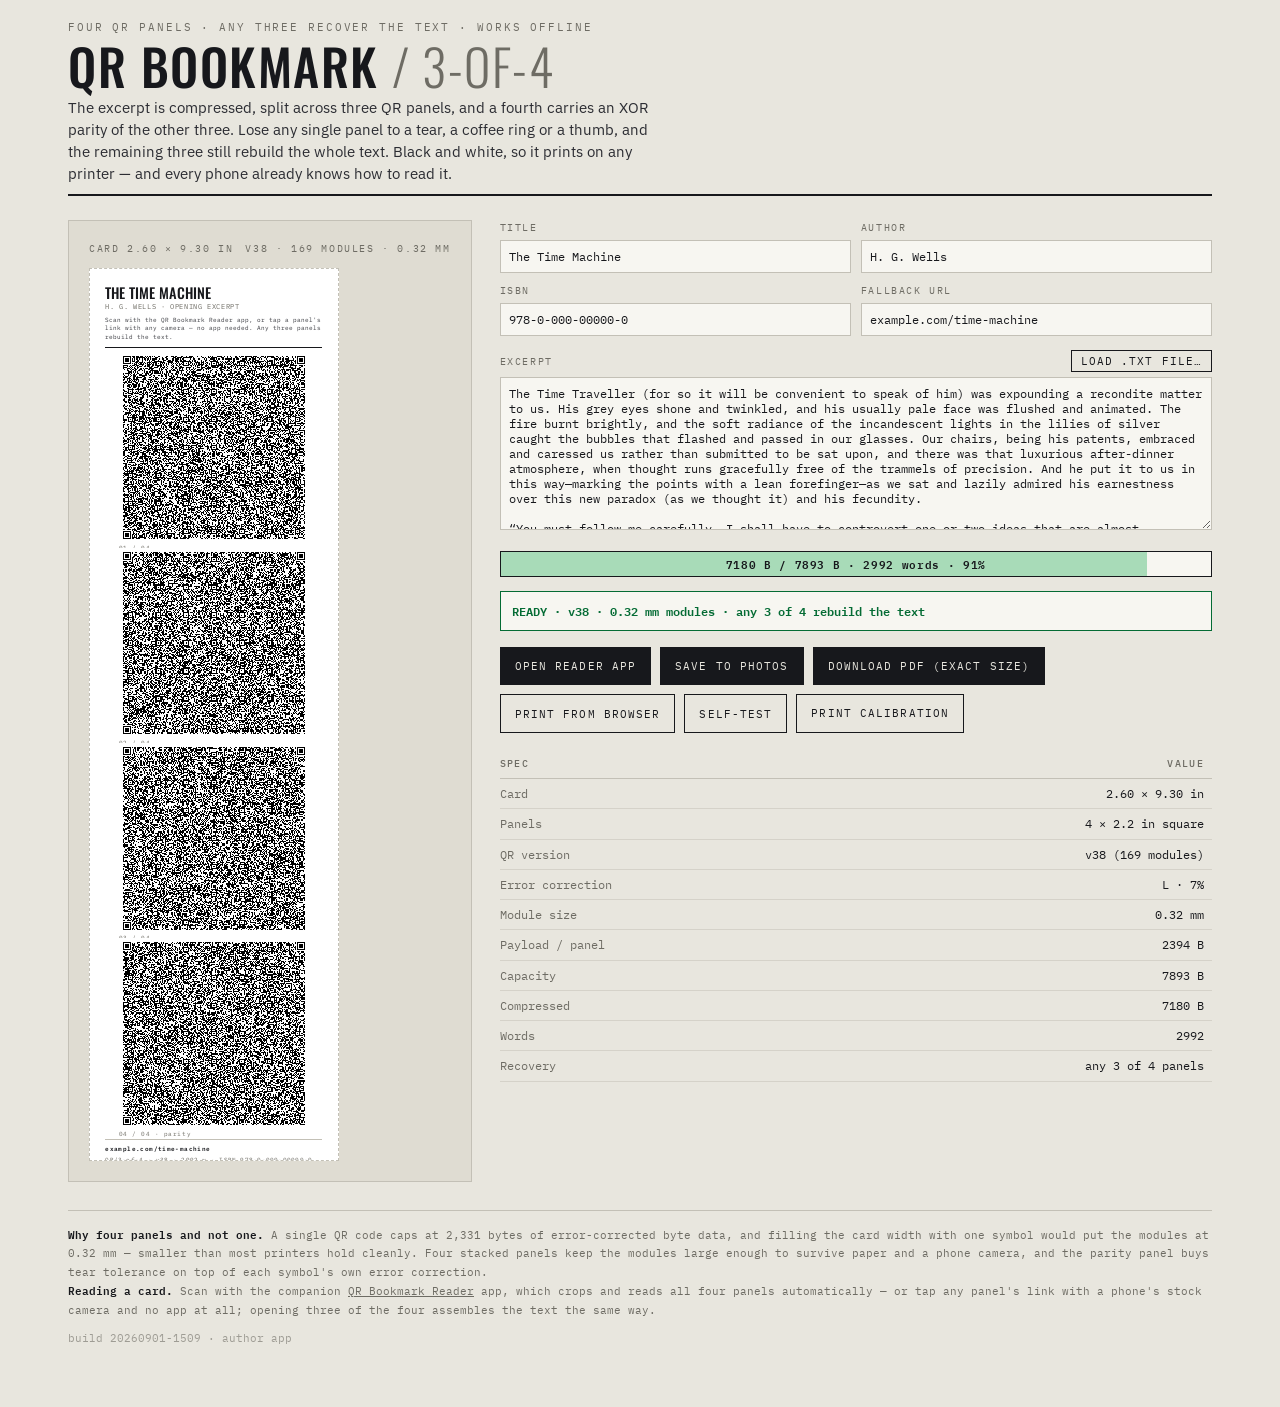
<file: qrbookmark/index.html>
<!DOCTYPE html>
<html lang="en"><head><meta http-equiv="Content-Type" content="text/html; charset=UTF-8">

<meta name="viewport" content="width=device-width, initial-scale=1, viewport-fit=cover">
<title>QR Bookmark — create a card</title>
<meta name="description" content="Encode a text excerpt into four QR panels on a printable bookmark. Any three recover the whole text. Works offline.">
<meta name="theme-color" content="#E8E6DE">
<link rel="manifest" href="./manifest.webmanifest">
<link rel="icon" href="./icon-192.png" sizes="192x192" type="image/png">
<link rel="apple-touch-icon" href="./apple-touch-icon.png">
<meta name="mobile-web-app-capable" content="yes">
<meta name="apple-mobile-web-app-capable" content="yes">
<meta name="apple-mobile-web-app-title" content="QR Bookmark">
<link rel="stylesheet" href="./fonts.css">
<style>
:root{--stock:#E8E6DE;--stock2:#DFDCD2;--ink:#17181C;--hair:#C3C0B6;--slug:#6E6C64;
 --ok:#046b34;--bad:#a3120f;--cy:#00c2e0;
 /* Light tints for the gauge fill specifically — the dark --ok/--bad above
    stay as-is for status-box text/borders on a light background, where they
    read fine, but as a FILL color behind dark text (.gauge span sits on top
    of it) they were too dark for the text to stay legible. */
 --ok-light:#a8dbb8;--bad-light:#f0b3ab}
*{box-sizing:border-box}
body{margin:0;background:var(--stock);color:var(--ink);
 font-family:"IBM Plex Sans",system-ui,sans-serif;font-size:15px;line-height:1.5;
 -webkit-font-smoothing:antialiased;-webkit-text-size-adjust:100%}
.sheet{max-width:1180px;margin:0 auto;padding:20px 18px 60px}
header{border-bottom:2px solid var(--ink);padding-bottom:10px}
.eyebrow{font-family:"IBM Plex Mono",monospace;font-size:10.5px;letter-spacing:.18em;
 text-transform:uppercase;color:var(--slug)}
h1{font-family:"Oswald",sans-serif;font-weight:500;letter-spacing:.03em;text-transform:uppercase;
 font-size:clamp(28px,7vw,50px);line-height:.95;margin:6px 0 2px}
h1 span{font-weight:300;color:var(--slug)}
.dek{max-width:66ch;margin:8px 0 0;font-size:14.5px;color:#2c2d33}
.wrap{display:grid;grid-template-columns:auto 1fr;gap:28px;margin-top:24px;align-items:start}
@media(max-width:900px){.wrap{grid-template-columns:1fr}}
.stage{background:var(--stock2);padding:20px;border:1px solid var(--hair);overflow:auto}
.stagecap{font-family:"IBM Plex Mono",monospace;font-size:10px;letter-spacing:.16em;
 text-transform:uppercase;color:var(--slug);margin-bottom:12px;display:flex;
 justify-content:space-between;gap:12px}
.bookmark{width:2.60in;height:9.30in;overflow:hidden;background:#fff;border:1px dashed var(--hair);padding:.16in;
 display:flex;flex-direction:column;gap:.05in}
.bm-head{border-bottom:1.5px solid var(--ink);padding-bottom:.05in}
.bm-title{font-family:"Oswald",sans-serif;font-weight:500;text-transform:uppercase;
 font-size:.15in;line-height:1.05;margin:0}
.bm-by{font-family:"IBM Plex Mono",monospace;font-size:.072in;letter-spacing:.09em;
 text-transform:uppercase;color:var(--slug);margin-top:.02in}
.bm-inst{font-family:"IBM Plex Mono",monospace;font-size:.062in;line-height:1.45;
 color:#3a3b40;margin:.04in 0 0}
.pan{position:relative;align-self:center;width:1.985in;height:1.985in;background:#fff}
.pan canvas{display:block;width:100%;height:100%;image-rendering:pixelated}
.pan .tag{position:absolute;left:0;bottom:-.10in;font-family:"IBM Plex Mono",monospace;
 font-size:.062in;letter-spacing:.09em;color:var(--slug)}
.bm-foot{border-top:1px solid var(--hair);padding-top:.05in;margin-top:.06in;
 font-family:"IBM Plex Mono",monospace;font-size:.058in;letter-spacing:.04em;color:var(--slug)}
.bm-foot b{display:block;color:var(--ink);font-weight:600;font-size:.066in;
 letter-spacing:.06em;margin-bottom:.015in}
label{display:block;font-family:"IBM Plex Mono",monospace;font-size:10px;letter-spacing:.16em;
 text-transform:uppercase;color:var(--slug);margin-bottom:5px}
textarea,input,select{width:100%;font-family:"IBM Plex Mono",monospace;font-size:12px;
 background:#f7f6f1;border:1px solid var(--hair);padding:8px;color:var(--ink)}
textarea{resize:vertical}
textarea:focus,input:focus,select:focus,button:focus-visible{outline:2px solid var(--cy);outline-offset:1px}
.metagrid{display:grid;grid-template-columns:1fr 1fr;gap:10px;margin-bottom:14px}
@media(max-width:520px){.metagrid{grid-template-columns:1fr}}
.gauge{margin-top:14px;position:relative;height:26px;border:1px solid var(--ink);
 background:#f7f6f1;overflow:hidden}
.gauge i{display:block;height:100%;transition:width .2s}
.gauge span{position:absolute;inset:0;display:flex;align-items:center;justify-content:center;
 font-family:"IBM Plex Mono",monospace;font-size:11px;letter-spacing:.06em;font-weight:600}
.status{margin-top:14px;border:1px solid var(--hair);background:#f7f6f1;padding:10px 11px;
 font-family:"IBM Plex Mono",monospace;font-size:12px;font-weight:600}
.status.pass{border-color:var(--ok);color:var(--ok)}
.status.failed{border-color:var(--bad);color:var(--bad)}
.btnrow{display:flex;gap:9px;margin-top:16px;flex-wrap:wrap}
.btn{font-family:"IBM Plex Mono",monospace;font-size:11px;letter-spacing:.1em;
 text-transform:uppercase;padding:10px 14px;background:var(--ink);color:var(--stock);
 border:1px solid var(--ink);cursor:pointer}
.btn.ghost{background:transparent;color:var(--ink)}
.btn:disabled{opacity:.35}
table{width:100%;border-collapse:collapse;font-family:"IBM Plex Mono",monospace;
 font-size:11.5px;margin-top:24px}
th{text-align:left;font-weight:500;letter-spacing:.14em;font-size:9.5px;text-transform:uppercase;
 color:var(--slug);padding:0 8px 7px 0;border-bottom:1px solid var(--hair)}
td{padding:6px 8px 6px 0;border-bottom:1px solid rgba(195,192,182,.5)}
td:first-child{color:var(--slug)}
td.num{text-align:right;font-variant-numeric:tabular-nums}
footer{margin-top:28px;padding-top:14px;border-top:1px solid var(--hair);
 font-family:"IBM Plex Mono",monospace;font-size:10.5px;color:var(--slug);line-height:1.75}
footer b{color:var(--ink)}

/* ---------- save ---------- */
#save{position:fixed;inset:0;z-index:70;background:rgba(20,20,15,.96);display:none;
 flex-direction:column;padding:calc(12px + env(safe-area-inset-top)) 12px
 calc(12px + env(safe-area-inset-bottom))}
#save.on{display:flex}
#saveimg{flex:1 1 auto;min-height:0;object-fit:contain;background:#fff;align-self:center;
 max-width:100%;border:1px solid #4a4a3c}
#savehint{font-family:"IBM Plex Mono",monospace;font-size:11.5px;line-height:1.55;
 color:#d8d6c6;padding:10px 2px;text-align:center}
#savehint em{color:#ffd479;font-style:normal}
#savefoot{display:flex;gap:8px;justify-content:center;flex-wrap:wrap}
#savefoot .btn{background:#E8E6DE;color:#17181C;border-color:#E8E6DE}
#savefoot .btn.ghost{background:transparent;color:#E8E6DE;border-color:#5a5a4c}

@media print{
 body{background:#fff}.sheet{padding:0;max-width:none}
 header,.side,.stagecap,footer,table,#save{display:none!important}
 .stage{background:none;border:0;padding:0}
 .bookmark{border:1px dashed #999;margin:.3in;page-break-inside:avoid}
 @page{size:letter portrait;margin:.3in}}
</style>
</head>
<body>
<div class="sheet">
 <header>
  <div class="eyebrow">Four QR panels · any three recover the text · works offline</div>
  <h1>QR Bookmark <span>/ 3-of-4</span></h1>
  <p class="dek">The excerpt is compressed, split across three QR panels, and a fourth carries
   an XOR parity of the other three. Lose any single panel to a tear, a coffee ring or a
   thumb, and the remaining three still rebuild the whole text. Black and white, so it prints
   on any printer — and every phone already knows how to read it.</p>
 </header>

 <div class="wrap">
  <div class="stage">
   <div class="stagecap"><span id="cap1">Card 2.60 × 9.30 in</span><span id="cap2">v15 · 77 modules · 0.66 mm</span></div>
   <div class="bookmark" id="mark">
    <div class="bm-head">
     <h2 class="bm-title" id="btitle">The Time Machine</h2>
     <div class="bm-by" id="bby">H. G. Wells · opening excerpt</div>
     <p class="bm-inst">Scan with the QR Bookmark Reader app, or tap a panel's link
      with any camera — no app needed. Any three panels rebuild the text.</p>
    </div>
    <div class="pan" id="p0"><canvas width="255" height="255"></canvas><span class="tag">01 / 04</span></div>
    <div class="pan" id="p1"><canvas width="255" height="255"></canvas><span class="tag">02 / 04</span></div>
    <div class="pan" id="p2"><canvas width="255" height="255"></canvas><span class="tag">03 / 04</span></div>
    <div class="pan" id="p3"><canvas width="255" height="255"></canvas><span class="tag">04 / 04 · parity</span></div>
    <div class="bm-foot"><b id="furl">example.com/time-machine</b><span id="fmeta">QB/3-of-4 · v15 · 342 w · ISBN 978-0-000-00000-0</span></div>
   </div>
  </div>

  <div class="side">
   <div class="metagrid">
    <div><label for="mt">Title</label><input id="mt" type="text"></div>
    <div><label for="ma">Author</label><input id="ma" type="text"></div>
    <div><label for="mi">ISBN</label><input id="mi" type="text"></div>
    <div><label for="mu">Fallback URL</label><input id="mu" type="text"></div>
   </div>
   <div style="display:flex;align-items:baseline;justify-content:space-between;gap:8px">
    <label for="txt" style="margin-bottom:0">Excerpt</label>
    <button class="btn ghost" id="loadtxtbtn" type="button"
     style="padding:3px 9px;margin-bottom:5px">Load .txt file…</button>
   </div>
   <input type="file" id="txtfile" accept=".txt,text/plain" style="display:none">
   <textarea id="txt" rows="9"></textarea>
   <div class="gauge" id="gauge"><i style="width: 16.1216%; background: var(--ok-light);"></i><span>1124 B / 6972 B · 342 words · 16%</span></div>
   <div class="status pass" id="stat">READY · 4 panels · 375 B each · any 3 rebuild the text</div>

   <div class="btnrow">
    <a class="btn" href="../qrreader/" target="_blank" rel="noopener"
     style="text-decoration:none">Open reader app</a>
    <button class="btn" id="savebtn">Save to Photos</button>
    <button class="btn" id="pdfbtn">Download PDF (exact size)</button>
    <button class="btn ghost" id="printbtn">Print from browser</button>
    <button class="btn ghost" id="selftest">Self-test</button>
    <a class="btn ghost" href="./calibrate.html" style="text-decoration:none">Print calibration</a>
   </div>

   <table><thead><tr><th>Spec</th><th style="text-align:right">Value</th></tr></thead>
    <tbody id="spec"><tr><td>Card</td><td class="num">2.60 × 9.30 in</td></tr><tr><td>Panels</td><td class="num">4 × 2.2 in square</td></tr><tr><td>QR version</td><td class="num">v15 (77 modules)</td></tr><tr><td>Error correction</td><td class="num">L · 7%</td></tr><tr><td>Module size</td><td class="num">0.66 mm</td></tr><tr><td>Payload / panel</td><td class="num">375 B</td></tr><tr><td>Capacity</td><td class="num">6972 B</td></tr><tr><td>Compressed</td><td class="num">1124 B</td></tr><tr><td>Words</td><td class="num">342</td></tr><tr><td>Recovery</td><td class="num">any 3 of 4 panels</td></tr></tbody></table>
  </div>
 </div>

 <footer>
  <b>Why four panels and not one.</b> A single QR code caps at 2,331 bytes of error-corrected
  byte data, and filling the card width with one symbol would put the modules at 0.32 mm —
  smaller than most printers hold cleanly. Four stacked panels keep the modules large enough
  to survive paper and a phone camera, and the parity panel buys tear tolerance on top of
  each symbol's own error correction.<br>
  <b>Reading a card.</b> Scan with the companion <a href="../qrreader/"
  target="_blank" rel="noopener" style="color:inherit">QR Bookmark Reader</a> app, which crops and
  reads all four panels automatically — or tap any panel's link with a phone's stock camera and no
  app at all; opening three of the four assembles the text the same way.
 </footer>
</div>

<div id="save">
 <img id="saveimg" alt="Bookmark ready to save">
 <div id="savehint"></div>
 <div id="savefoot">
   <button class="btn" id="savedl">Download PNG</button>
   <button class="btn ghost" id="saveclose">Close</button>
 </div>
</div>

<script src="./qrcode.js"></script>
<script src="./jsqr.js"></script>
<script src="./zxing.js"></script>
<script src="./codec.js"></script>
<script>
"use strict";
const QRC=window.QRCodeLib;
// codec.js defaults PANEL_URL to this page's own location; panels need to
// open the reader app instead, since that's what actually decodes them. The
// reader is served as a sibling folder, so resolve it against wherever this
// page is hosted rather than hardcoding a domain.
PANEL_URL=new URL('../qrreader/',location.href).href+'#';

/* ---------- capacity: measured against the real encoder, not a table ----------
   Panels used to be pure byte mode, so comparing a payload's character count
   against a fixed per-version byte-capacity table was exact. Now that wrap()
   mixes byte mode (the URL prefix) with alphanumeric mode (the base32 shard
   after it — see wrap()'s comment), the two runs cost different bits per
   character, so a lookup table can no longer say what fits. Ask the encoder
   itself instead, at whatever version is in question, and trust that. Also
   switched ECC level M (15%) -> L (7%): less resilience to in-panel print
   damage, but real capacity headroom, which is the point of this pass. */
const MAXVER=40, ECC='L', PANEL_IN=2.20;
function fitsAt(payload,version,level){
  try{ QRC.create(payload,{version,errorCorrectionLevel:level}); return true; }
  catch(e){ return false; }
}
function maxShardAtVersion(version){
  let lo=0,hi=4000;
  while(lo<hi){
    const mid=(lo+hi+1)>>1;
    // worst-case idx/total/cardId digit widths, so the measured max never overshoots
    if(fitsAt(wrap(3,new Uint8Array(mid),mid,999999,0xffffffff),version,ECC)) lo=mid; else hi=mid-1;
  }
  return lo;
}
const MAXSHARD=maxShardAtVersion(MAXVER);
const BUDGET=MAXSHARD*3;    // usable payload across three shards
// Smallest version that fits `payload` at the current ECC level — binary
// search against the real encoder rather than a table, for the same reason.
function pickVersion(payload){
  if(!fitsAt(payload,MAXVER,ECC)) return null;
  let lo=1,hi=MAXVER;
  while(lo<hi){ const mid=(lo+hi)>>1; if(fitsAt(payload,mid,ECC)) hi=mid; else lo=mid+1; }
  return lo;
}

function drawMatrix(cv,m,cell){
  const n=m.size, q=4, px=(n+q*2)*cell;
  cv.width=px; cv.height=px;
  const g=cv.getContext('2d');
  g.fillStyle='#fff'; g.fillRect(0,0,px,px);
  g.fillStyle='#000';
  for(let r=0;r<n;r++)for(let c=0;c<n;c++)
    if(m.data[r*n+c]) g.fillRect((c+q)*cell,(r+q)*cell,cell,cell);
}

let MATS=[null,null,null,null], VER=0, PER=0, TOTAL=0;

function container(){
  return JSON.stringify({v:1,t:$('mt').value,a:$('ma').value,i:$('mi').value,
                         u:$('mu').value,x:$('txt').value});
}

async function build(){
  const comp=await deflate(container());
  TOTAL=comp.length;
  const words=$('txt').value.trim().split(/\s+/).filter(Boolean).length;
  const frac=comp.length/BUDGET;
  const bar=$('gauge').querySelector('i');
  bar.style.width=Math.min(100,frac*100)+'%';
  // Red only for what's actually over capacity — matches the comp.length>BUDGET
  // check below exactly, rather than a cautionary "getting close" guess.
  bar.style.background= frac>1?'var(--bad-light)':'var(--ok-light)';
  $('gauge').querySelector('span').textContent=
    `${comp.length} B / ${BUDGET} B · ${words} words · ${(frac*100).toFixed(0)}%`;
  $('btitle').textContent=$('mt').value||'—';
  $('bby').textContent=($('ma').value||'')+' · opening excerpt';
  $('furl').textContent=$('mu').value||'—';

  if(comp.length>BUDGET){
    $('stat').className='status failed';
    $('stat').textContent='OVER CAPACITY — TRIM THE EXCERPT';
    return;
  }
  const {shards,per}=shardify(comp), cardId=crc32(comp); PER=per;
  const payloads=[0,1,2,3].map(i=>wrap(i,shards[i],per,TOTAL,cardId));
  // One version for all four so they print identically. Pick it from
  // whichever payload is longest — pickVersion asks the real encoder rather
  // than a table, since byte mode (URL prefix) and alphanumeric mode (the
  // base32 shard after it) cost different bits per character.
  const longestPayload=payloads.reduce((a,b)=>b.length>a.length?b:a);
  const ver=pickVersion(longestPayload);
  if(ver===null){
    $('stat').className='status failed';
    $('stat').textContent='OVER CAPACITY — TRIM THE EXCERPT'; return;
  }
  VER=ver;
  try{
    for(let i=0;i<4;i++){
      // pass the string, so the symbol carries readable text a phone camera
      // will actually surface instead of an opaque binary blob
      const qr=QRC.create(payloads[i],{version:ver,errorCorrectionLevel:ECC});
      MATS[i]=qr.modules;
      drawMatrix($('p'+i).querySelector('canvas'), qr.modules, 3);
    }
  }catch(e){
    $('stat').className='status failed';
    $('stat').textContent='ENCODE FAILED — '+e.message; return;
  }
  const mods=MATS[0].size, mm=PANEL_IN*25.4/(mods+8);
  // There used to be a print-quality warning tier below some mm cutoff, on
  // the theory a phone camera couldn't resolve modules that small. Real
  // prints have since scanned reliably all the way down to 0.30mm — v40,
  // this scheme's absolute ceiling — so there's no size this app can
  // actually produce that's been shown to fail. The only real failure
  // states are OVER CAPACITY and ENCODE FAILED above, which stop before
  // this point and never reach here.
  $('cap2').textContent=`v${ver} · ${mods} modules · ${mm.toFixed(2)} mm`;
  $('fmeta').textContent=`QB/3-of-4 · v${ver} · ${words} w · ISBN ${$('mi').value||'—'}`;
  $('stat').style.borderColor=''; $('stat').style.color='';
  $('stat').className='status pass';
  $('stat').textContent=`READY · v${ver} · ${mm.toFixed(2)} mm modules · any 3 of 4 rebuild the text`;
  $('spec').innerHTML=[
    ['Card','2.60 × 9.30 in'],['Panels','4 × '+PANEL_IN+' in square'],
    ['QR version','v'+ver+' ('+mods+' modules)'],['Error correction','L · 7%'],
    ['Module size',mm.toFixed(2)+' mm'],
    ['Payload / panel',per+' B'],['Capacity',BUDGET+' B'],
    ['Compressed',comp.length+' B'],['Words',String(words)],
    ['Recovery','any 3 of 4 panels']
  ].map(r=>`<tr><td>${r[0]}</td><td class="num">${r[1]}</td></tr>`).join('');
}

/* ================= export the card ================= */
(function(){
  const box=$('save'), img=$('saveimg'), hint=$('savehint');
  if(!box) return;
  let url=null;
  const DPI=400, IN=v=>Math.round(v*DPI);

  function render(){
    const W=IN(2.60), H=IN(9.30), pad=IN(0.16), innerW=W-pad*2;
    const cv=document.createElement('canvas'); cv.width=W; cv.height=H;
    const g=cv.getContext('2d');
    g.fillStyle='#fff'; g.fillRect(0,0,W,H);
    let y=pad;
    g.fillStyle='#17181C';
    const ts=IN(0.13); g.font=`500 ${ts}px Oswald, sans-serif`;
    const title=($('mt').value||'Untitled').toUpperCase();
    const lines=[]; let cur='';
    for(const w of title.split(/\s+/)){const t=cur?cur+' '+w:w;
      if(g.measureText(t).width>innerW&&cur){lines.push(cur);cur=w;}else cur=t;}
    if(cur)lines.push(cur);
    for(const ln of lines.slice(0,2)){y+=ts;g.fillText(ln,pad,y);y+=IN(0.01);}
    g.fillStyle='#6E6C64'; g.font=`400 ${IN(0.06)}px "IBM Plex Mono", monospace`;
    y+=IN(0.06); g.fillText((($('ma').value||'')+' · opening excerpt').toUpperCase(),pad,y);
    y+=IN(0.045);
    g.strokeStyle='#17181C'; g.lineWidth=Math.max(1,IN(0.012));
    g.beginPath();g.moveTo(pad,y);g.lineTo(W-pad,y);g.stroke();
    y+=IN(0.04);
    g.fillStyle='#3a3b40'; g.font=`400 ${IN(0.052)}px "IBM Plex Mono", monospace`;
    for(const ln of ['Scan the panels one at a time with any QR reader.','Any three of the four rebuild the text.']){
      y+=IN(0.058); g.fillText(ln,pad,y);
    }
    y+=IN(0.04);
    const footH=IN(0.20), gap=IN(0.04);
    const avail=H-pad-footH-y-gap*3;
    const pSize=Math.min(innerW, Math.floor(avail/4)-IN(0.07));
    const px=Math.round((W-pSize)/2);
    for(let i=0;i<4;i++){
      const m=MATS[i];
      if(m){
        const q=4, n=m.size, cell=Math.max(1,Math.floor(pSize/(n+q*2)));
        const t=document.createElement('canvas'); t.width=t.height=(n+q*2)*cell;
        const tg=t.getContext('2d');
        tg.fillStyle='#fff'; tg.fillRect(0,0,t.width,t.height);
        tg.fillStyle='#000';
        for(let r=0;r<n;r++)for(let c=0;c<n;c++)
          if(m.data[r*n+c]) tg.fillRect((c+q)*cell,(r+q)*cell,cell,cell);
        g.imageSmoothingEnabled=false;
        g.drawImage(t,px,y,pSize,pSize);
      }
      y+=pSize+IN(0.016);
      g.fillStyle='#6E6C64'; g.font=`400 ${IN(0.052)}px "IBM Plex Mono", monospace`;
      g.fillText(`0${i+1} / 04${i===3?' · PARITY':''}`,px,y+IN(0.046));
      y+=IN(0.046)+gap;
    }
    const fy=H-pad-IN(0.09);
    g.strokeStyle='#C3C0B6'; g.lineWidth=1;
    g.beginPath();g.moveTo(pad,fy-IN(0.06));g.lineTo(W-pad,fy-IN(0.06));g.stroke();
    g.fillStyle='#17181C'; g.font=`600 ${IN(0.055)}px "IBM Plex Mono", monospace`;
    g.fillText(($('mu').value||'').toUpperCase(),pad,fy);
    g.fillStyle='#6E6C64'; g.font=`400 ${IN(0.048)}px "IBM Plex Mono", monospace`;
    const words=$('txt').value.trim().split(/\s+/).filter(Boolean).length;
    g.fillText(`QB/3-of-4 · v${VER} · ${words} W`,pad,fy+IN(0.058));
    return cv;
  }

  $('savebtn').addEventListener('click',async()=>{
    if(!MATS[0]){alert('Nothing encoded yet.');return;}
    box.classList.add('on'); hint.textContent='Rendering at '+DPI+' DPI…';
    img.removeAttribute('src');
    try{ if(document.fonts&&document.fonts.ready) await document.fonts.ready; }catch(e){}
    await new Promise(r=>setTimeout(r,30));
    render().toBlob(blob=>{
      if(!blob){hint.textContent='The browser refused to encode the image.';return;}
      if(url)URL.revokeObjectURL(url);
      url=URL.createObjectURL(blob); img.src=url;
      const file=new File([blob],'bookmark.png',{type:'image/png'});
      const can=navigator.canShare&&navigator.canShare({files:[file]})&&navigator.share;
      const old=$('sharebtn'); if(old)old.remove();
      if(can){
        hint.innerHTML='Tap <em>Save to Photos</em>, then choose <em>Save Image</em>.';
        const b=document.createElement('button');
        b.className='btn'; b.id='sharebtn'; b.textContent='Save to Photos';
        $('savefoot').insertBefore(b,$('savefoot').firstChild);
        b.addEventListener('click',async()=>{
          try{await navigator.share({files:[file],title:'Bookmark'});}
          catch(e){if(e.name!=='AbortError')hint.textContent='Share failed: '+e.message;}
        });
      }else{
        hint.innerHTML='<em>Press and hold</em> the image, then <em>Add to Photos</em> — or download it.';
      }
    },'image/png');
  });
  $('saveclose').addEventListener('click',()=>{box.classList.remove('on');});
  $('savedl').addEventListener('click',()=>{
    if(!url)return;
    const a=document.createElement('a'); a.href=url;
    a.download=(($('mt').value||'bookmark').replace(/[^a-z0-9]+/gi,'-').toLowerCase())+'.png';
    document.body.appendChild(a); a.click(); a.remove();
  });
})();

/* ================= exact-size bookmark PDF =================
   The CSS preview draws 2.20 in panels, which makes the card about 10.07 in
   tall and spills onto a second sheet. A PDF carries its own geometry: the
   card is placed at exactly 2.60 x 9.30 in on a Letter sheet with a cut
   outline, and the QR cells are vector rectangles so they stay razor sharp. */
function pdfEsc(t){return String(t).replace(/([\\()])/g,'\\$1');}
function bookmarkPDF(){
  const PT=72, PW=8.5*PT, PH=11*PT;
  const CW=2.60*PT, CH=9.30*PT, pad=0.16*PT, innerW=CW-pad*2;
  const ox=(PW-CW)/2, oy=(PH-CH)/2;          // card origin, PDF y is bottom-up
  const T=v=>v*PT;
  // mirror the raster export's layout so panel size matches everywhere
  let y=pad;
  y+=T(0.13)+T(0.01); y+=T(0.06); y+=T(0.045); y+=T(0.04);
  y+=T(0.058)*2; y+=T(0.04);
  const footH=T(0.20), gap=T(0.04);
  const avail=CH-pad-footH-y-gap*3;
  const pSize=Math.min(innerW, avail/4-T(0.07));
  const px=ox+(CW-pSize)/2;

  const toY=v=>oy+CH-v;                       // top-down offset -> PDF y
  let s='';
  // cut outline
  s+='0.75 0.75 0.72 RG 0.5 w\n'+
     `${ox.toFixed(2)} ${oy.toFixed(2)} ${CW.toFixed(2)} ${CH.toFixed(2)} re S\n`;
  s+='0 0 0 rg\n';
  let cy=pad;
  cy+=T(0.13);
  s+=`BT /F2 ${T(0.13).toFixed(1)} Tf 1 0 0 1 ${(ox+pad).toFixed(2)} ${toY(cy).toFixed(2)} Tm (`+
     pdfEsc(($('mt').value||'Untitled').toUpperCase())+') Tj ET\n';
  cy+=T(0.01)+T(0.06);
  s+='0.42 0.42 0.39 rg\n';
  s+=`BT /F1 ${T(0.058).toFixed(1)} Tf 1 0 0 1 ${(ox+pad).toFixed(2)} ${toY(cy).toFixed(2)} Tm (`+
     pdfEsc((($('ma').value||'')+' · opening excerpt').toUpperCase())+') Tj ET\n';
  cy+=T(0.045);
  s+=`0 0 0 RG 1 w ${(ox+pad).toFixed(2)} ${toY(cy).toFixed(2)} m ${(ox+CW-pad).toFixed(2)} ${toY(cy).toFixed(2)} l S\n`;
  cy+=T(0.04);
  s+='0.23 0.23 0.25 rg\n';
  for(const ln of ['Scan the panels with any QR reader.','Any three of the four are enough.']){
    cy+=T(0.058);
    s+=`BT /F1 ${T(0.05).toFixed(1)} Tf 1 0 0 1 ${(ox+pad).toFixed(2)} ${toY(cy).toFixed(2)} Tm (`+pdfEsc(ln)+') Tj ET\n';
  }
  cy+=T(0.04);
  s+='0 0 0 rg\n';
  for(let i=0;i<4;i++){
    const m=MATS[i]; if(!m) continue;
    const n=m.size, q=4, unit=pSize/(n+q*2);
    const top=cy, bottom=top+pSize;
    for(let r=0;r<n;r++){
      let run=0;
      for(let c=0;c<=n;c++){
        const dark=c<n && m.data[r*n+c];
        if(dark){run++;continue;}
        if(run){
          const rx=px+(c-run+q)*unit;
          const ry=toY(top+(r+q+1)*unit);
          // bleed each cell a hair: abutting fills can leave a hairline
          // seam, which reads as a white grid across the symbol
          const bl=unit*0.01;
          s+=`${(rx-bl).toFixed(3)} ${(ry-bl).toFixed(3)} ${(unit*run+bl*2).toFixed(3)} ${(unit+bl*2).toFixed(3)} re\n`;
          run=0;
        }
      }
    }
    s+='f\n';
    cy=bottom+T(0.016)+T(0.046);
    s+='0.42 0.42 0.39 rg\n';
    s+=`BT /F1 ${T(0.05).toFixed(1)} Tf 1 0 0 1 ${px.toFixed(2)} ${toY(cy).toFixed(2)} Tm (`+
       pdfEsc(`0${i+1} / 04${i===3?' · PARITY':''}`)+') Tj ET\n0 0 0 rg\n';
    cy+=gap;
  }
  const fy=CH-pad-T(0.09);
  s+=`0.78 0.78 0.75 RG 0.5 w ${(ox+pad).toFixed(2)} ${toY(fy-T(0.06)).toFixed(2)} m `+
     `${(ox+CW-pad).toFixed(2)} ${toY(fy-T(0.06)).toFixed(2)} l S\n0 0 0 rg\n`;
  s+=`BT /F2 ${T(0.055).toFixed(1)} Tf 1 0 0 1 ${(ox+pad).toFixed(2)} ${toY(fy).toFixed(2)} Tm (`+
     pdfEsc(($('mu').value||'').toUpperCase())+') Tj ET\n';
  const words=$('txt').value.trim().split(/\s+/).filter(Boolean).length;
  s+='0.42 0.42 0.39 rg\n';
  s+=`BT /F1 ${T(0.048).toFixed(1)} Tf 1 0 0 1 ${(ox+pad).toFixed(2)} ${toY(fy+T(0.058)).toFixed(2)} Tm (`+
     pdfEsc(`QB/3-of-4 · v${VER} · ${words} W · ${(pSize/PT*25.4/(MATS[0].size+8)).toFixed(3)}mm modules`)+') Tj ET\n';

  let out='%PDF-1.4\n'; const off=[0];
  const push=(id,body)=>{off[id]=out.length; out+=`${id} 0 obj\n${body}\nendobj\n`;};
  push(1,'<</Type/Catalog/Pages 2 0 R>>');
  push(2,'<</Type/Pages/Kids[3 0 R]/Count 1>>');
  push(3,`<</Type/Page/Parent 2 0 R/MediaBox[0 0 ${PW} ${PH}]/Contents 4 0 R`+
         '/Resources<</Font<</F1 5 0 R/F2 6 0 R>>>>>>');
  push(4,`<</Length ${s.length}>>\nstream\n${s}endstream`);
  push(5,'<</Type/Font/Subtype/Type1/BaseFont/Helvetica/Encoding/WinAnsiEncoding>>');
  push(6,'<</Type/Font/Subtype/Type1/BaseFont/Helvetica-Bold/Encoding/WinAnsiEncoding>>');
  const xref=out.length;
  out+='xref\n0 7\n0000000000 65535 f \n';
  for(let i=1;i<7;i++) out+=String(off[i]).padStart(10,'0')+' 00000 n \n';
  out+=`trailer\n<</Size 7/Root 1 0 R>>\nstartxref\n${xref}\n%%EOF\n`;
  return out;
}

/* ================= self-test: encode -> decode, in the browser ================= */
$('selftest').addEventListener('click',async()=>{
  const st=$('stat');
  st.className='status'; st.textContent='Self-test running…';
  try{
    const comp=await deflate(container());
    const {shards,per}=shardify(comp), cardId=crc32(comp);
    const payloads=[0,1,2,3].map(i=>wrap(i,shards[i],per,comp.length,cardId));
    // Share build()'s own version-selection logic instead of re-deriving it —
    // a duplicated, drifted copy of this is exactly what broke the self-test
    // before (it sized versions off a stale binary-header estimate).
    const ver=pickVersion(payloads.reduce((a,b)=>b.length>a.length?b:a));
    if(ver===null) throw new Error('excerpt exceeds max QR capacity even at v40');
    const got=[null,null,null,null], panelCanvases=[];
    for(let i=0;i<4;i++){
      const qr=QRC.create(payloads[i],{version:ver,errorCorrectionLevel:ECC});
      const m=qr.modules, q=4, cell=4, side=(m.size+q*2)*cell;
      const c=document.createElement('canvas'); c.width=c.height=side;
      const g=c.getContext('2d',{willReadFrequently:true});
      g.fillStyle='#fff';g.fillRect(0,0,side,side);g.fillStyle='#000';
      for(let r=0;r<m.size;r++)for(let cc=0;cc<m.size;cc++)
        if(m.data[r*m.size+cc]) g.fillRect((cc+q)*cell,(r+q)*cell,cell,cell);
      panelCanvases.push(c);
      // exercise the real scanner path (ZXing when it loaded, jsQR if it did not)
      const codes=await decodeAll(g.getImageData(0,0,side,side));
      if(!codes.length) throw new Error(`panel ${i+1} did not decode (${ZXREADY?'zxing':'jsqr'})`);
      const u=unwrap(codes[0]);
      if(!u) throw new Error('panel '+(i+1)+' header wrong');
      got[u.idx]=u.shard;
    }
    // drop each panel in turn and rebuild
    for(let drop=0;drop<4;drop++){
      const sub=got.map((s,i)=>i===drop?null:s);
      const merged=reassemble(sub,per,comp.length);
      if(!merged) throw new Error('reassembly failed without panel '+(drop+1));
      const o=JSON.parse(await inflate(merged));
      if(o.x!==$('txt').value) throw new Error('text mismatch without panel '+(drop+1));
    }
    // ZXing's reason for existing over jsQR: reading several panels in one frame
    // (see the note above decodeAll). Composite all four into one image, the way
    // a phone photo of the whole card would present them, and confirm that still
    // works — only when ZXing is actually the active engine, since jsQR cannot
    // do this by design and falling back to it there is expected, not a failure.
    let comboNote='';
    if(ZXREADY){
      const side=Math.max(...panelCanvases.map(c=>c.width)), gap=Math.round(side*0.08);
      const combo=document.createElement('canvas');
      combo.width=side*2+gap; combo.height=side*2+gap;
      const cg=combo.getContext('2d',{willReadFrequently:true});
      cg.fillStyle='#fff'; cg.fillRect(0,0,combo.width,combo.height);
      const pos=[[0,0],[side+gap,0],[0,side+gap],[side+gap,side+gap]];
      panelCanvases.forEach((c,i)=>cg.drawImage(c,pos[i][0],pos[i][1]));
      const comboCodes=await decodeAll(cg.getImageData(0,0,combo.width,combo.height));
      if(comboCodes.length<4)
        throw new Error(`multi-panel frame: zxing found only ${comboCodes.length}/4 panels at once`);
      comboNote=' · 4/4 panels read from one frame (zxing)';
    }
    st.className='status pass';
    st.textContent=`SELF-TEST PASSED · 4 panels encoded, decoded (${ZXREADY?'zxing':'jsqr'}), `+
      `and rebuilt from every 3${comboNote}`;
  }catch(e){
    st.className='status failed';
    st.textContent='SELF-TEST FAILED · '+e.message;
  }
});

/* ---------- defaults + wiring ---------- */
$('mt').value='The Time Machine';
$('ma').value='H. G. Wells';
$('mi').value='978-0-000-00000-0';
$('mu').value='example.com/time-machine';
$('txt').value=`The Time Traveller (for so it will be convenient to speak of him) was expounding a recondite matter to us. His grey eyes shone and twinkled, and his usually pale face was flushed and animated. The fire burnt brightly, and the soft radiance of the incandescent lights in the lilies of silver caught the bubbles that flashed and passed in our glasses. Our chairs, being his patents, embraced and caressed us rather than submitted to be sat upon, and there was that luxurious after-dinner atmosphere, when thought runs gracefully free of the trammels of precision. And he put it to us in this way—marking the points with a lean forefinger—as we sat and lazily admired his earnestness over this new paradox (as we thought it) and his fecundity.

“You must follow me carefully. I shall have to controvert one or two ideas that are almost universally accepted. The geometry, for instance, they taught you at school is founded on a misconception.”

“Is not that rather a large thing to expect us to begin upon?” said Filby, an argumentative person with red hair.

“I do not mean to ask you to accept anything without reasonable ground for it. You will soon admit as much as I need from you. You know of course that a mathematical line, a line of thickness _nil_, has no real existence. They taught you that? Neither has a mathematical plane. These things are mere abstractions.”

“That is all right,” said the Psychologist.

“Nor, having only length, breadth, and thickness, can a cube have a real existence.”

“There I object,” said Filby. “Of course a solid body may exist. All real things—”

“So most people think. But wait a moment. Can an _instantaneous_ cube exist?”

“Don’t follow you,” said Filby.

“Can a cube that does not last for any time at all, have a real existence?”

Filby became pensive. “Clearly,” the Time Traveller proceeded, “any real body must have extension in _four_ directions: it must have Length, Breadth, Thickness, and—Duration. But through a natural infirmity of the flesh, which I will explain to you in a moment, we incline to overlook this fact. There are really four dimensions, three which we call the three planes of Space, and a fourth, Time. There is, however, a tendency to draw an unreal distinction between the former three dimensions and the latter, because it happens that our consciousness moves intermittently in one direction along the latter from the beginning to the end of our lives.”

“That,” said a very young man, making spasmodic efforts to relight his cigar over the lamp; “that . . . very clear indeed.”

“Now, it is very remarkable that this is so extensively overlooked,” continued the Time Traveller, with a slight accession of cheerfulness. “Really this is what is meant by the Fourth Dimension, though some people who talk about the Fourth Dimension do not know they mean it. It is only another way of looking at Time. _There is no difference between Time and any of the three dimensions of Space except that our consciousness moves along it_. But some foolish people have got hold of the wrong side of that idea. You have all heard what they have to say about this Fourth Dimension?”

“_I_ have not,” said the Provincial Mayor.

“It is simply this. That Space, as our mathematicians have it, is spoken of as having three dimensions, which one may call Length, Breadth, and Thickness, and is always definable by reference to three planes, each at right angles to the others. But some philosophical people have been asking why _three_ dimensions particularly—why not another direction at right angles to the other three?—and have even tried to construct a Four-Dimensional geometry. Professor Simon Newcomb was expounding this to the New York Mathematical Society only a month or so ago. You know how on a flat surface, which has only two dimensions, we can represent a figure of a three-dimensional solid, and similarly they think that by models of three dimensions they could represent one of four—if they could master the perspective of the thing. See?”

“I think so,” murmured the Provincial Mayor; and, knitting his brows, he lapsed into an introspective state, his lips moving as one who repeats mystic words. “Yes, I think I see it now,” he said after some time, brightening in a quite transitory manner.

“Well, I do not mind telling you I have been at work upon this geometry of Four Dimensions for some time. Some of my results are curious. For instance, here is a portrait of a man at eight years old, another at fifteen, another at seventeen, another at twenty-three, and so on. All these are evidently sections, as it were, Three-Dimensional representations of his Four-Dimensioned being, which is a fixed and unalterable thing.”

“Scientific people,” proceeded the Time Traveller, after the pause required for the proper assimilation of this, “know very well that Time is only a kind of Space. Here is a popular scientific diagram, a weather record. This line I trace with my finger shows the movement of the barometer. Yesterday it was so high, yesterday night it fell, then this morning it rose again, and so gently upward to here. Surely the mercury did not trace this line in any of the dimensions of Space generally recognised? But certainly it traced such a line, and that line, therefore, we must conclude, was along the Time-Dimension.”

“But,” said the Medical Man, staring hard at a coal in the fire, “if Time is really only a fourth dimension of Space, why is it, and why has it always been, regarded as something different? And why cannot we move about in Time as we move about in the other dimensions of Space?”

The Time Traveller smiled. “Are you so sure we can move freely in Space? Right and left we can go, backward and forward freely enough, and men always have done so. I admit we move freely in two dimensions. But how about up and down? Gravitation limits us there.”

“Not exactly,” said the Medical Man. “There are balloons.”

“But before the balloons, save for spasmodic jumping and the inequalities of the surface, man had no freedom of vertical movement.”

“Still they could move a little up and down,” said the Medical Man.

“Easier, far easier down than up.”

“And you cannot move at all in Time, you cannot get away from the present moment.”

“My dear sir, that is just where you are wrong. That is just where the whole world has gone wrong. We are always getting away from the present moment. Our mental existences, which are immaterial and have no dimensions, are passing along the Time-Dimension with a uniform velocity from the cradle to the grave. Just as we should travel _down_ if we began our existence fifty miles above the earth’s surface.”

“But the great difficulty is this,” interrupted the Psychologist. “You _can_ move about in all directions of Space, but you cannot move about in Time.”

“That is the germ of my great discovery. But you are wrong to say that we cannot move about in Time. For instance, if I am recalling an incident very vividly I go back to the instant of its occurrence: I become absent-minded, as you say. I jump back for a moment. Of course we have no means of staying back for any length of Time, any more than a savage or an animal has of staying six feet above the ground. But a civilised man is better off than the savage in this respect. He can go up against gravitation in a balloon, and why should he not hope that ultimately he may be able to stop or accelerate his drift along the Time-Dimension, or even turn about and travel the other way?”

“Oh, _this_,” began Filby, “is all—”

“Why not?” said the Time Traveller.

“It’s against reason,” said Filby.

“What reason?” said the Time Traveller.

“You can show black is white by argument,” said Filby, “but you will never convince me.”

“Possibly not,” said the Time Traveller. “But now you begin to see the object of my investigations into the geometry of Four Dimensions. Long ago I had a vague inkling of a machine—”

“To travel through Time!” exclaimed the Very Young Man.

“That shall travel indifferently in any direction of Space and Time, as the driver determines.”

Filby contented himself with laughter.

“But I have experimental verification,” said the Time Traveller.

“It would be remarkably convenient for the historian,” the Psychologist suggested. “One might travel back and verify the accepted account of the Battle of Hastings, for instance!”

“Don’t you think you would attract attention?” said the Medical Man. “Our ancestors had no great tolerance for anachronisms.”

“One might get one’s Greek from the very lips of Homer and Plato,” the Very Young Man thought.

“In which case they would certainly plough you for the Little-go. The German scholars have improved Greek so much.”

“Then there is the future,” said the Very Young Man. “Just think! One might invest all one’s money, leave it to accumulate at interest, and hurry on ahead!”

“To discover a society,” said I, “erected on a strictly communistic basis.”

“Of all the wild extravagant theories!” began the Psychologist.

“Yes, so it seemed to me, and so I never talked of it until—”

“Experimental verification!” cried I. “You are going to verify _that_?”

“The experiment!” cried Filby, who was getting brain-weary.

“Let’s see your experiment anyhow,” said the Psychologist, “though it’s all humbug, you know.”

The Time Traveller smiled round at us. Then, still smiling faintly, and with his hands deep in his trousers pockets, he walked slowly out of the room, and we heard his slippers shuffling down the long passage to his laboratory.

The Psychologist looked at us. “I wonder what he’s got?”

“Some sleight-of-hand trick or other,” said the Medical Man, and Filby tried to tell us about a conjuror he had seen at Burslem, but before he had finished his preface the Time Traveller came back, and Filby’s anecdote collapsed.

II. The Machine

The thing the Time Traveller held in his hand was a glittering metallic framework, scarcely larger than a small clock, and very delicately made. There was ivory in it, and some transparent crystalline substance. And now I must be explicit, for this that follows—unless his explanation is to be accepted—is an absolutely unaccountable thing. He took one of the small octagonal tables that were scattered about the room, and set it in front of the fire, with two legs on the hearthrug. On this table he placed the mechanism. Then he drew up a chair, and sat down. The only other object on the table was a small shaded lamp, the bright light of which fell full upon the model. There were also perhaps a dozen candles about, two in brass candlesticks upon the mantel and several in sconces, so that the room was brilliantly illuminated. I sat in a low arm-chair nearest the fire, and I drew this forward so as to be almost between the Time Traveller and the fireplace. Filby sat behind him, looking over his shoulder. The Medical Man and the Provincial Mayor watched him in profile from the right, the Psychologist from the left. The Very Young Man stood behind the Psychologist. We were all on the alert. It appears incredible to me that any kind of trick, however subtly conceived and however adroitly done, could have been played upon us under these conditions.

The Time Traveller looked at us, and then at the mechanism. “Well?” said the Psychologist.

“This little affair,” said the Time Traveller, resting his elbows upon the table and pressing his hands together above the apparatus, “is only a model. It is my plan for a machine to travel through time. You will notice that it looks singularly askew, and that there is an odd twinkling appearance about this bar, as though it was in some way unreal.” He pointed to the part with his finger. “Also, here is one little white lever, and here is another.”

The Medical Man got up out of his chair and peered into the thing. “It’s beautifully made,” he said.

“It took two years to make,” retorted the Time Traveller. Then, when we had all imitated the action of the Medical Man, he said: “Now I want you clearly to understand that this lever, being pressed over, sends the machine gliding into the future, and this other reverses the motion. This saddle represents the seat of a time traveller. Presently I am going to press the lever, and off the machine will go. It will vanish, pass into future Time, and disappear. Have a good look at the thing. Look at the table too, and satisfy yourselves there is no trickery. I don’t want to waste this model, and then be told I’m a quack.”

There was a minute’s pause perhaps. The Psychologist seemed about to speak to me, but changed his mind. Then the Time Traveller put forth his finger towards the lever. “No,” he said suddenly. “Lend me your hand.” And turning to the Psychologist, he took that individual’s hand in his own and told him to put out his forefinger. So that it was the Psychologist himself who sent forth the model Time Machine on its interminable voyage. We all saw the lever turn. I am absolutely certain there was no trickery. There was a breath of wind, and the lamp flame jumped. One of the candles on the mantel was blown out, and the little machine suddenly swung round, became indistinct, was seen as a ghost for a second perhaps, as an eddy of faintly glittering brass and ivory; and it was gone—vanished! Save for the lamp the table was bare.

Everyone was silent for a minute. Then Filby said he was damned.

The Psychologist recovered from his stupor, and suddenly looked under the table. At that the Time Traveller laughed cheerfully. “Well?” he said, with a reminiscence of the Psychologist. Then, getting up, he went to the tobacco jar on the mantel, and with his back to us began to fill his pipe.

We stared at each other. “Look here,” said the Medical Man, “are you in earnest about this? Do you seriously believe that that machine has travelled into time?”

“Certainly,” said the Time Traveller, stooping to light a spill at the fire. Then he turned, lighting his pipe, to look at the Psychologist’s face. (The Psychologist, to show that he was not unhinged, helped himself to a cigar and tried to light it uncut.) “What is more, I have a big machine nearly finished in there”—he indicated the laboratory—“and when that is put together I mean to have a journey on my own account.”

“You mean to say that that machine has travelled into the future?” said Filby.

“Into the future or the past—I don’t, for certain, know which.”

After an interval the Psychologist had an inspiration. “It must have gone into the past if it has gone anywhere,” he said.

“Why?” said the Time Traveller.

“Because I presume that it has not moved in space, and if it travelled into the future it would still be here all this time, since it must have travelled through this time.”

“But,” said I, “If it travelled into the past it would have been visible when we came first into this room; and last Thursday when we were here; and the Thursday before that; and so forth!”

“Serious objections,” remarked the Provincial Mayor, with an air of impartiality, turning towards the Time Traveller.

“Not a bit,” said the Time Traveller, and, to the Psychologist: “You think. _You_ can explain that. It’s presentation below the threshold, you know, diluted presentation.”

“Of course,” said the Psychologist, and reassured us. “That’s a simple point in psychology. I should have thought of it. It’s plain enough, and helps the paradox delightfully. We cannot see it, nor can we appreciate this machine, any more than we can the spoke of a wheel spinning, or a bullet flying through the air. If it is travelling through time fifty times or a hundred times faster than we are, if it gets through a minute while we get through a second, the impression it creates will of course be only one-fiftieth or one-hundredth of what it would make if it were not travelling in time. That’s plain enough.” He passed his hand through the space in which the machine had been. “You see?” he said, laughing.

We sat and stared at the vacant table for a minute or so. Then the Time Traveller asked us what we thought of it all.

“It sounds plausible enough tonight,” said the Medical Man; “but wait until tomorrow. Wait for the common sense of the morning.”

“Would you like to see the Time Machine itself?” asked the Time Traveller. And therewith, taking the lamp in his hand, he led the way down the long, draughty corridor to his laboratory. I remember vividly the flickering light, his queer, broad head in silhouette, the dance of the shadows, how we all followed him, puzzled but incredulous, and how there in the laboratory we beheld a larger edition of the little mechanism which we had seen vanish from before our eyes. Parts were of nickel, parts of ivory, parts had certainly been filed or sawn out of rock crystal. The thing was generally complete, but the twisted crystalline bars lay unfinished upon the bench beside some sheets of drawings, and I took one up for a better look at it. Quartz it seemed to be.

“Look here,” said the Medical Man, “are you perfectly serious? Or is this a trick—like that ghost you showed us last Christmas?”

“Upon that machine,” said the Time Traveller, holding the lamp aloft, “I intend to explore time. Is that plain? I was never more serious in my life.”`;

$('pdfbtn').addEventListener('click',()=>{
  if(!MATS[0]){alert('Nothing encoded yet.');return;}
  const pdf=bookmarkPDF();
  const bytes=new Uint8Array(pdf.length);
  for(let i=0;i<pdf.length;i++) bytes[i]=pdf.charCodeAt(i)&255;
  const url=URL.createObjectURL(new Blob([bytes],{type:'application/pdf'}));
  const a=document.createElement('a');
  a.href=url; a.download=(($('mt').value||'bookmark').replace(/[^a-z0-9]+/gi,'-').toLowerCase())+'.pdf';
  document.body.appendChild(a); a.click(); a.remove();
  setTimeout(()=>URL.revokeObjectURL(url),6000);
});
$('printbtn').addEventListener('click',()=>window.print());
let deb; ['txt','mt','ma','mi','mu'].forEach(id=>
  $(id).addEventListener('input',()=>{clearTimeout(deb);deb=setTimeout(build,400);}));

/* ---------- load excerpt from a .txt file ---------- */
$('loadtxtbtn').addEventListener('click',()=>$('txtfile').click());
$('txtfile').addEventListener('change',async e=>{
  const f=e.target.files&&e.target.files[0]; if(!f)return;
  const MAXFILE=5*1024*1024; // sanity cap; the capacity gauge below catches real over-budget text
  if(f.size>MAXFILE){
    $('stat').className='status failed';
    $('stat').textContent='FILE TOO LARGE — pick a plain-text file under 5 MB';
    e.target.value=''; return;
  }
  try{
    const text=(await f.text()).replace(/^﻿/,'').replace(/\r\n/g,'\n');
    $('txt').value=text;
    clearTimeout(deb);
    await build();
  }catch(err){
    $('stat').className='status failed';
    $('stat').textContent='Could not read that file — '+(err&&err.message?err.message:'unsupported format');
  }finally{
    e.target.value='';
  }
});

build();

/* ---------- offline ---------- */
/* ---------- offline, and staying current ----------
   The old registration installed a worker and never looked again, so an
   installed copy could serve a months-old page indefinitely. That is what made
   a fixed app look broken on the phone while the server had the fix. */
const BUILD='20260901-1509';
if('serviceWorker' in navigator && location.protocol==='https:'){
  addEventListener('load',async()=>{
    try{
      const reg=await navigator.serviceWorker.register('./sw.js',{updateViaCache:'none'});
      reg.update();                       // ask on every launch
      setInterval(()=>reg.update(), 60*60*1000);
      let reloading=false;
      navigator.serviceWorker.addEventListener('controllerchange',()=>{
        if(reloading)return; reloading=true; location.reload();
      });
    }catch(e){}
  });
}
// show which build is actually running, so a stale cache is obvious at a glance
addEventListener('DOMContentLoaded',()=>{
  const f=document.querySelector('footer');
  if(f){ const b=document.createElement('div');
    b.style.cssText='margin-top:10px;opacity:.6';
    b.textContent='build '+BUILD+' · author app';
    f.appendChild(b); }
});
</script>


</body></html>
</file>
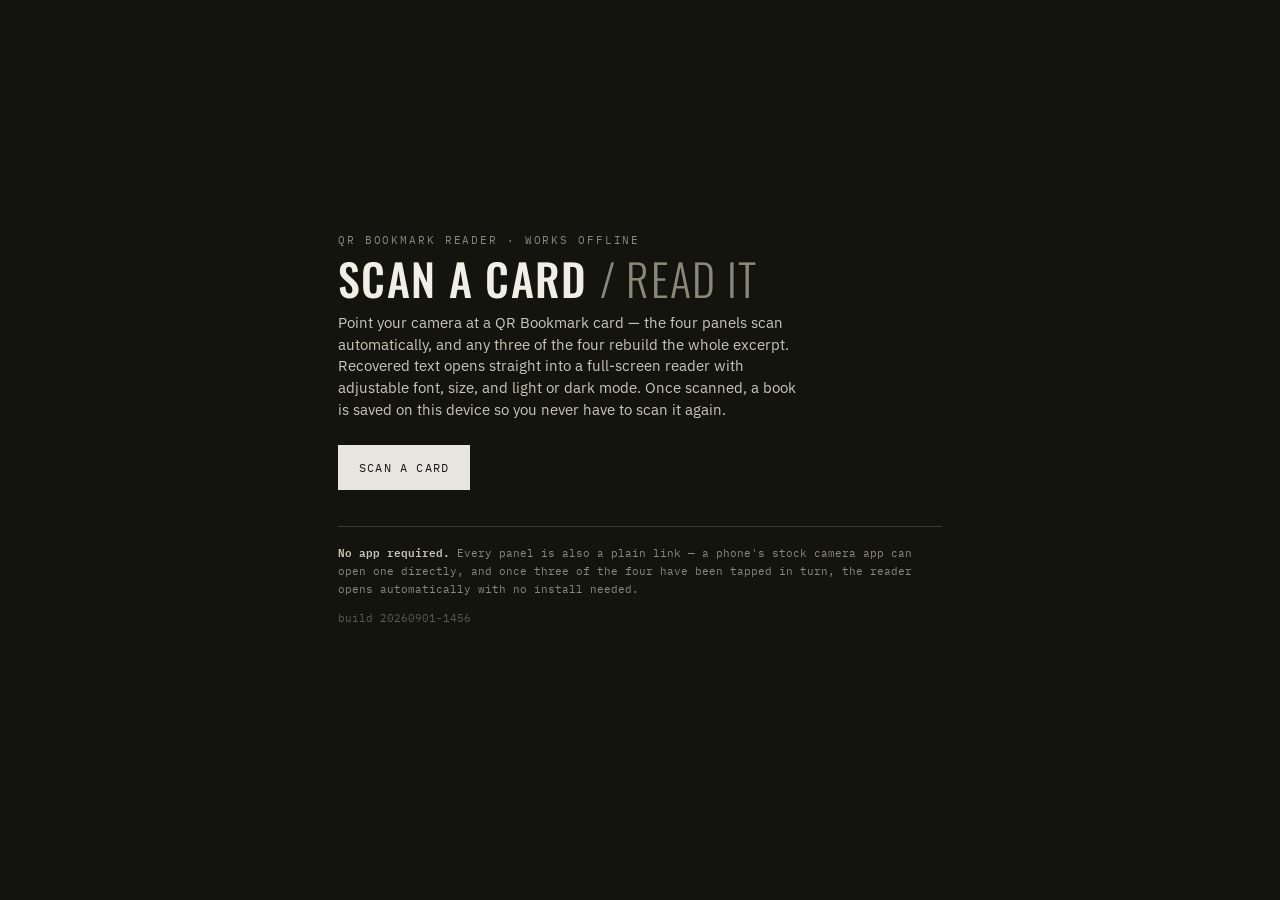
<file: qrreader/index.html>
<!DOCTYPE html>
<html lang="en"><head><meta http-equiv="Content-Type" content="text/html; charset=UTF-8">

<meta name="viewport" content="width=device-width, initial-scale=1, viewport-fit=cover">
<title>QR Bookmark Reader — scan and read</title>
<meta name="description" content="Scan the four panels on a QR Bookmark card and read the recovered text. Any three of four panels rebuild it. Works offline.">
<meta name="theme-color" content="#14140f">
<link rel="manifest" href="./manifest.webmanifest">
<link rel="icon" href="./icon-192.png" sizes="192x192" type="image/png">
<link rel="apple-touch-icon" href="./apple-touch-icon.png">
<meta name="mobile-web-app-capable" content="yes">
<meta name="apple-mobile-web-app-capable" content="yes">
<meta name="apple-mobile-web-app-title" content="QR Reader">
<link rel="stylesheet" href="./fonts.css">
<style>
:root{--stock:#E8E6DE;--ink:#17181C;--slug:#6E6C64;--hair:#C3C0B6;--cy:#00c2e0}
*{box-sizing:border-box}
body{margin:0;background:#14140f;color:#E8E6DE;
 font-family:"IBM Plex Sans",system-ui,sans-serif;font-size:15px;line-height:1.5;
 -webkit-font-smoothing:antialiased;-webkit-text-size-adjust:100%}
.sheet{max-width:640px;margin:0 auto;padding:20px 18px 60px;min-height:100vh;
 display:flex;flex-direction:column;justify-content:center}
.eyebrow{font-family:"IBM Plex Mono",monospace;font-size:10.5px;letter-spacing:.18em;
 text-transform:uppercase;color:#8a8878}
h1{font-family:"Oswald",sans-serif;font-weight:500;letter-spacing:.03em;text-transform:uppercase;
 font-size:clamp(28px,8vw,44px);line-height:.98;margin:8px 0 2px;color:#f0efe6}
h1 span{font-weight:300;color:#8a8878}
.dek{max-width:52ch;margin:10px 0 0;font-size:14.5px;color:#c9c7b8}
button:focus-visible,a:focus-visible{outline:2px solid var(--cy);outline-offset:1px}
.btn{font-family:"IBM Plex Mono",monospace;font-size:12px;letter-spacing:.1em;
 text-transform:uppercase;padding:14px 20px;background:#E8E6DE;color:#17181C;
 border:1px solid #E8E6DE;cursor:pointer}
.btn.ghost{background:transparent;color:#E8E6DE;border-color:#5a5a4c}
.btnrow{display:flex;gap:9px;margin-top:24px;flex-wrap:wrap}
footer{margin-top:36px;padding-top:16px;border-top:1px solid #3a3a30;
 font-family:"IBM Plex Mono",monospace;font-size:10.5px;color:#8a8878;line-height:1.75}
footer b{color:#c9c7b8}

/* ---------- library (saved books on this device) ---------- */
.libwrap{margin-top:34px}
.libitem{display:flex;align-items:center;gap:10px;padding:12px 0;border-bottom:1px solid #3a3a30}
.libinfo{flex:1;min-width:0;background:transparent;border:0;text-align:left;padding:0;cursor:pointer}
.libtitle{font-family:"Oswald",sans-serif;text-transform:uppercase;font-size:14px;color:#f0efe6;
 white-space:nowrap;overflow:hidden;text-overflow:ellipsis}
.libby{font-family:"IBM Plex Mono",monospace;font-size:10px;letter-spacing:.08em;color:#8a8878;
 margin-top:2px;white-space:nowrap;overflow:hidden;text-overflow:ellipsis}
.libdel{flex:none;background:transparent;border:1px solid #4a4a3c;color:#8a8878;
 width:30px;height:30px;border-radius:6px;cursor:pointer;font-size:15px;line-height:1}

/* ---------- scanner ---------- */
#scan{position:fixed;inset:0;z-index:60;background:#14140f;color:#E8E6DE;display:none;
 flex-direction:column;padding-bottom:env(safe-area-inset-bottom)}
#scan.on{display:flex}
#scanbar{display:flex;align-items:center;gap:9px;
 padding:calc(9px + env(safe-area-inset-top)) 12px 9px;border-bottom:1px solid #3a3a30;
 font-family:"IBM Plex Mono",monospace;font-size:11px;letter-spacing:.1em;text-transform:uppercase}
#scanbar b{flex:1;color:#f0efe6;font-weight:600}
#scanstage{flex:1 1 auto;position:relative;min-height:0;display:flex;align-items:center;
 justify-content:center;background:#0d0d0a;overflow:hidden}
#cam,#photoPreview{max-width:100%;max-height:100%;display:block;object-fit:contain}
#photoPreview{display:none}
#scan.photo-mode #reticle{display:none}
#reticle{position:absolute;width:min(76vw,76vh);height:min(76vw,76vh);max-width:680px;
 max-height:680px;border:3px solid #00c2e0;border-radius:8px;
 box-shadow:0 0 0 9999px rgba(0,0,0,.35);pointer-events:none;transition:border-color .12s,box-shadow .12s}
/* Fixing both width and height (as before) leaves aspect-ratio with nothing to
   resolve — it only kicks in when one axis is auto — so the box rendered
   square no matter what ratio was declared. Fix the height to the taller of
   the two viewport limits and let width follow from aspect-ratio instead. */
#scan.whole-mode #reticle{height:min(86vh,86vw*9.3/2.6);width:auto;max-height:none;
 max-width:82vw;aspect-ratio:2.6/9.3;border-radius:5px}
#reticle.read{border-color:#20e37c;box-shadow:0 0 0 9999px rgba(0,0,0,.35),0 0 22px #20e37c}
#reticle.invalid{border-color:#ffd479;box-shadow:0 0 0 9999px rgba(0,0,0,.35),0 0 22px #ffd479}
#shards{display:flex;gap:6px;padding:10px 12px;background:#1a1a14}
#shards div{flex:1;text-align:center;padding:9px 4px;border:1px solid #4a4a3c;
 font-family:"IBM Plex Mono",monospace;font-size:10.5px;letter-spacing:.08em;color:#8a8878}
#shards div.got{border-color:#046b34;background:#0d2a1a;color:#5fd39a}
#scanhint{font-family:"IBM Plex Mono",monospace;font-size:11.5px;line-height:1.55;
 color:#c9c7b8;padding:0 12px 10px;background:#1a1a14}
#scanhint em{color:#ffd479;font-style:normal}
#scanfoot{display:flex;gap:8px;padding:0 12px 14px;flex-wrap:wrap;background:#1a1a14}
#scanfoot .btn{background:#E8E6DE;color:#17181C;border-color:#E8E6DE}
#scanfoot .btn.ghost{background:transparent;color:#E8E6DE;border-color:#5a5a4c}
/* ---------- reader ---------- */
#reader{position:fixed;inset:0;z-index:95;display:none;flex-direction:column;
 padding-bottom:env(safe-area-inset-bottom);
 --r-bg:#F7F3EA;--r-ink:#2b2a25;--r-sub:#8a8477;--r-line:#e2ddcc;
 background:var(--r-bg);color:var(--r-ink)}
#reader.on{display:flex}
#reader[data-theme="dark"]{--r-bg:#1b1a17;--r-ink:#e9e4d6;--r-sub:#8f897a;--r-line:#332f27}
#rbar{display:flex;align-items:center;gap:8px;background:var(--r-bg);
 padding:calc(9px + env(safe-area-inset-top)) 10px 9px;border-bottom:1px solid var(--r-line);
 position:relative;z-index:2}
#rbar b{flex:1;font-family:"Oswald",sans-serif;text-transform:uppercase;letter-spacing:.03em;
 font-size:13px;font-weight:500;white-space:nowrap;overflow:hidden;text-overflow:ellipsis;
 color:var(--r-ink)}
.ricon{width:36px;height:36px;flex:none;display:flex;align-items:center;justify-content:center;
 border:1px solid var(--r-line);background:transparent;color:var(--r-ink);border-radius:8px;
 cursor:pointer;padding:0}
.ricon svg{width:18px;height:18px;stroke:currentColor;fill:none}
/* icon shows what tapping switches TO, not the current state */
#reader[data-theme="dark"] .ricon .moon,#reader:not([data-theme="dark"]) .ricon .sun{display:none}
#rsettings{position:absolute;top:100%;right:8px;margin-top:6px;width:min(300px,calc(100vw - 16px));
 background:var(--r-bg);border:1px solid var(--r-line);border-radius:12px;
 box-shadow:0 10px 32px rgba(0,0,0,.18);z-index:10;
 opacity:0;visibility:hidden;transform:translateY(-6px) scale(.98);transform-origin:top right;
 transition:opacity .16s ease,transform .16s ease,visibility .16s}
#rsettings.on{opacity:1;visibility:visible;transform:translateY(0) scale(1)}
.rrow{padding:11px 14px;border-bottom:1px solid var(--r-line)}
.rrow:last-child{border-bottom:0}
.rrowhead{display:flex;align-items:center;justify-content:space-between;margin-bottom:8px}
.rlabel{font-family:"IBM Plex Mono",monospace;font-size:10px;
 letter-spacing:.14em;text-transform:uppercase;color:var(--r-sub)}
#rSizeVal,#rLHVal{font-family:"IBM Plex Mono",monospace;font-size:11.5px;color:var(--r-ink)}
.rseg{display:flex;gap:6px}
.rseg button{flex:1;padding:8px 4px;border:1px solid var(--r-line);background:transparent;
 color:var(--r-ink);font-family:"IBM Plex Sans",sans-serif;font-size:12.5px;cursor:pointer;
 border-radius:6px}
.rseg button.on{background:var(--r-ink);color:var(--r-bg);border-color:var(--r-ink)}
.rslider{width:100%;display:block;-webkit-appearance:none;appearance:none;height:4px;
 background:var(--r-line);border-radius:2px;outline:none;margin:2px 0}
.rslider::-webkit-slider-thumb{-webkit-appearance:none;appearance:none;width:17px;height:17px;
 border-radius:50%;background:var(--r-ink);cursor:pointer;border:2px solid var(--r-bg);
 box-shadow:0 0 0 1px var(--r-line)}
.rslider::-moz-range-thumb{width:17px;height:17px;border-radius:50%;background:var(--r-ink);
 cursor:pointer;border:2px solid var(--r-bg);box-shadow:0 0 0 1px var(--r-line)}
#rstage{flex:1 1 auto;position:relative;min-height:0;display:flex}
#rcontent{flex:1;position:relative;overflow-y:auto;overflow-x:hidden;-webkit-overflow-scrolling:touch}
#rinner{max-width:38em;margin:0 auto;padding:8vh 22px 12vh;box-sizing:border-box}
#rby{font-family:"IBM Plex Mono",monospace;font-size:.62em;letter-spacing:.1em;
 text-transform:uppercase;color:var(--r-sub);margin-bottom:1.4em}
#rbody{line-height:1.75}
#rbody p{white-space:pre-wrap;margin:0 0 1.2em}
#rbody p:last-child{margin-bottom:0}
#reader[data-font="serif"] #rbody,#reader[data-font="serif"] #rby{
 font-family:Georgia,'Iowan Old Style','Palatino Linotype','Book Antiqua',serif}
/* Only the paragraph explicitly marked .rdropcap gets one — plain
   ::first-letter on the whole body grabs the first character of whatever
   text happens to come first, heading or not, which looks broken when an
   excerpt opens with a short title line instead of flowing prose. */
#reader[data-font="serif"] #rbody p.rdropcap::first-letter{
 float:left;font-size:2.9em;line-height:.82;padding:.03em .07em 0 0;font-weight:600}
#reader[data-font="sans"] #rbody,#reader[data-font="sans"] #rby{
 font-family:"IBM Plex Sans",system-ui,sans-serif}
#reader[data-font="mono"] #rbody,#reader[data-font="mono"] #rby{font-family:"IBM Plex Mono",monospace}
#rpageind{text-align:center;font-family:"IBM Plex Mono",monospace;font-size:10.5px;
 letter-spacing:.12em;color:var(--r-sub);padding:6px 0 calc(6px + env(safe-area-inset-bottom));
 background:var(--r-bg);border-top:1px solid var(--r-line)}
</style>
</head>
<body>
<div class="sheet">
 <div class="eyebrow">QR Bookmark Reader · works offline</div>
 <h1>Scan a card <span>/ read it</span></h1>
 <p class="dek">Point your camera at a QR Bookmark card — the four panels scan automatically,
  and any three of the four rebuild the whole excerpt. Recovered text opens straight into a
  full-screen reader with adjustable font, size, and light or dark mode. Once scanned, a book
  is saved on this device so you never have to scan it again.</p>
 <div class="btnrow">
  <button class="btn" id="scanbtn">Scan a card</button>
 </div>
 <div id="library" class="libwrap" hidden>
  <div class="eyebrow">Saved on this device</div>
  <div id="libList"></div>
 </div>
 <footer>
  <b>No app required.</b> Every panel is also a plain link — a phone's stock camera app can
  open one directly, and once three of the four have been tapped in turn, the reader opens
  automatically with no install needed.
 </footer>
</div>

<div id="scan">
 <div id="scanbar"><b id="scantitle">Scan a card</b>
  <button class="btn ghost" id="scanclose" style="padding:6px 10px">Close</button></div>
 <div id="scanstage"><video id="cam" playsinline="" muted=""></video>
  <img id="photoPreview" alt="Selected QR panel"><div id="reticle"></div></div>
 <div id="shards">
   <div data-s="0">01</div><div data-s="1">02</div><div data-s="2">03</div><div data-s="3">04</div>
 </div>
 <div id="scanhint">Hold one panel so it fills the square. Captures automatically.</div>
 <div id="scandiag" style="font-family:'IBM Plex Mono',monospace;font-size:10.5px;line-height:1.45;color:#8a8878;padding:0 12px 10px;background:#1a1a14;white-space:pre-wrap;word-break:break-all">diagnostics: waiting for camera…</div>
 <div id="scanfoot">
   <button class="btn ghost" id="capture">Photo of whole card</button>
   <button class="btn ghost" id="pick">Use a photo instead</button>
   <button class="btn ghost" id="clearsh">Start over</button>
   <input type="file" id="file" accept="image/*" style="display:none">
 </div>
</div>

<div id="reader">
 <div id="rbar">
  <button class="ricon" id="readerClose" aria-label="Close">
   <svg viewBox="0 0 24 24" stroke-width="2" stroke-linecap="round"><path d="M6 6l12 12M18 6L6 18"/></svg>
  </button>
  <b id="readerTitle"></b>
  <button class="ricon" id="readerTheme" aria-label="Toggle dark mode">
   <svg class="sun" viewBox="0 0 24 24" stroke-width="2" stroke-linecap="round">
    <circle cx="12" cy="12" r="4"/><path d="M12 2v3M12 19v3M4.2 4.2l2.1 2.1M17.7 17.7l2.1 2.1M2 12h3M19 12h3M4.2 19.8l2.1-2.1M17.7 6.3l2.1-2.1"/>
   </svg>
   <svg class="moon" viewBox="0 0 24 24" stroke-width="2" stroke-linecap="round" stroke-linejoin="round">
    <path d="M20 14.5A8.5 8.5 0 1 1 9.5 4a6.5 6.5 0 0 0 10.5 10.5z"/>
   </svg>
  </button>
  <button class="ricon" id="readerGear" aria-label="Reading settings">
   <svg viewBox="0 0 24 24" stroke-width="2" stroke-linecap="round">
    <path d="M4 6h9M17 6h3M4 12h3M11 12h9M4 18h12M20 18h0"/>
    <circle cx="13" cy="6" r="2" fill="var(--r-bg)"/><circle cx="7" cy="12" r="2" fill="var(--r-bg)"/><circle cx="16" cy="18" r="2" fill="var(--r-bg)"/>
   </svg>
  </button>
  <div id="rsettings">
   <div class="rrow"><div class="rlabel" style="margin-bottom:8px">Typeface</div><div class="rseg" id="rFontSeg">
    <button data-f="serif">Serif</button><button data-f="sans">Sans</button><button data-f="mono">Mono</button>
   </div></div>
   <div class="rrow"><div class="rrowhead"><span class="rlabel">Text size</span><span id="rSizeVal">19px</span></div>
    <input type="range" class="rslider" id="rSizeSlider" min="14" max="30" step="1" value="19">
   </div>
   <div class="rrow"><div class="rrowhead"><span class="rlabel">Line spacing</span><span id="rLHVal">1.75</span></div>
    <input type="range" class="rslider" id="rLHSlider" min="1.3" max="2.2" step="0.05" value="1.75">
   </div>
  </div>
 </div>
 <div id="rstage">
  <div id="rcontent"><div id="rinner">
   <div id="rby"></div>
   <div id="rbody"></div>
  </div></div>
 </div>
 <div id="rpageind"></div>
</div>

<script src="./jsqr.js"></script>
<script src="./zxing.js"></script>
<script src="./codec.js"></script>
<script>
"use strict";

/* ================= local library ==================
   Once a card decodes, save the recovered book so it never has to be
   rescanned — keyed by cardId (the crc32 already carried in every panel),
   so re-scanning the same card updates its entry instead of duplicating
   it. Full text lives under its own key rather than inside the index
   array, so listing the library doesn't mean parsing every saved book's
   text just to show a title. */
const LIBKEY='qb.library';
function loadLibrary(){
  try{ return JSON.parse(localStorage.getItem(LIBKEY)||'[]'); }catch(e){ return []; }
}
function saveLibraryIndex(list){
  try{ localStorage.setItem(LIBKEY, JSON.stringify(list)); }catch(e){}
}
function saveBook(cardId,o){
  if(cardId==null) return;
  const id=String(cardId>>>0);
  try{ localStorage.setItem('qb.book.'+id, JSON.stringify(o)); }catch(e){ return; }
  const lib=loadLibrary().filter(e=>e.id!==id);
  lib.unshift({id, t:o.t||'Untitled', a:o.a||'', savedAt:Date.now()});
  saveLibraryIndex(lib);
  renderLibrary();
}
function loadBook(id){
  try{ return JSON.parse(localStorage.getItem('qb.book.'+id)||'null'); }catch(e){ return null; }
}
function deleteBook(id){
  try{ localStorage.removeItem('qb.book.'+id); }catch(e){}
  saveLibraryIndex(loadLibrary().filter(e=>e.id!==id));
  renderLibrary();
}
function renderLibrary(){
  const wrap=$('library'), list=$('libList');
  if(!wrap||!list) return;
  const lib=loadLibrary();
  wrap.hidden=lib.length===0;
  list.innerHTML='';
  for(const entry of lib){
    const row=document.createElement('div'); row.className='libitem';
    const info=document.createElement('button');
    info.type='button'; info.className='libinfo';
    const t=document.createElement('div'); t.className='libtitle'; t.textContent=entry.t||'Untitled';
    const by=document.createElement('div'); by.className='libby'; by.textContent=entry.a||'';
    info.appendChild(t); info.appendChild(by);
    info.addEventListener('click',()=>{ const o=loadBook(entry.id); if(o) openReader(o); });
    const del=document.createElement('button');
    del.type='button'; del.className='libdel'; del.textContent='×';
    del.setAttribute('aria-label','Remove '+(entry.t||'this book'));
    del.addEventListener('click',()=>{
      if(confirm('Remove "'+(entry.t||'Untitled')+'" from this device?')) deleteBook(entry.id);
    });
    row.appendChild(info); row.appendChild(del);
    list.appendChild(row);
  }
}
renderLibrary();

/* ================= reader ================= */
(function(){
  const R=$('reader'), content=$('rcontent'), inner=$('rinner'),
        byEl=$('rby'), bodyEl=$('rbody'), titleEl=$('readerTitle'), pageInd=$('rpageind'),
        settings=$('rsettings'), sizeSlider=$('rSizeSlider'), lhSlider=$('rLHSlider');
  if(!R) return;
  const PKEY='qb.reader.prefs';
  let prefs={font:'serif',size:19,lineHeight:1.75,
             theme:(matchMedia('(prefers-color-scheme: dark)').matches?'dark':'light')};
  try{ Object.assign(prefs, JSON.parse(localStorage.getItem(PKEY)||'{}')); }catch(e){}

  function savePrefs(){ try{ localStorage.setItem(PKEY, JSON.stringify(prefs)); }catch(e){} }

  function applyPrefs(){
    R.dataset.theme=prefs.theme; R.dataset.font=prefs.font;
    inner.style.fontSize=prefs.size+'px';
    bodyEl.style.lineHeight=prefs.lineHeight;
    $('rSizeVal').textContent=prefs.size+'px';
    sizeSlider.value=prefs.size;
    $('rLHVal').textContent=prefs.lineHeight.toFixed(2);
    lhSlider.value=prefs.lineHeight;
    [...$('rFontSeg').children].forEach(b=>b.classList.toggle('on',b.dataset.f===prefs.font));
    updateScrollProgress();
  }
  function closeSettings(){ settings.classList.remove('on'); }
  function updateScrollProgress(){
    const max=content.scrollHeight-content.clientHeight;
    const pct=max>0 ? Math.round(content.scrollTop/max*100) : 100;
    pageInd.textContent=pct+'%';
  }
  content.addEventListener('scroll', updateScrollProgress, {passive:true});

  document.addEventListener('keydown',e=>{
    if(!R.classList.contains('on')) return;
    if(e.key==='Escape'){
      if(settings.classList.contains('on')) closeSettings(); else closeReader();
    }
  });

  $('rFontSeg').addEventListener('click',e=>{
    const b=e.target.closest('button[data-f]'); if(!b) return;
    prefs.font=b.dataset.f; savePrefs(); applyPrefs();
  });
  sizeSlider.addEventListener('input',()=>{
    prefs.size=+sizeSlider.value; $('rSizeVal').textContent=prefs.size+'px';
    inner.style.fontSize=prefs.size+'px';
  });
  sizeSlider.addEventListener('change',savePrefs);
  lhSlider.addEventListener('input',()=>{
    prefs.lineHeight=+lhSlider.value; $('rLHVal').textContent=prefs.lineHeight.toFixed(2);
    bodyEl.style.lineHeight=prefs.lineHeight;
  });
  lhSlider.addEventListener('change',savePrefs);
  $('readerTheme').addEventListener('click',()=>{
    prefs.theme=prefs.theme==='dark'?'light':'dark'; savePrefs(); applyPrefs();
  });
  $('readerGear').addEventListener('click',e=>{
    e.stopPropagation(); settings.classList.toggle('on');
  });
  // Click anywhere outside the popover — but not the gear button that opens
  // it, or its own toggle would immediately re-close what it just opened —
  // closes it, the standard way a floating menu is expected to behave.
  document.addEventListener('click',e=>{
    if(!settings.classList.contains('on')) return;
    if(settings.contains(e.target)||e.target.closest('#readerGear')) return;
    closeSettings();
  });
  $('readerClose').addEventListener('click',closeReader);
  function closeReader(){ R.classList.remove('on'); closeSettings(); }

  /* Split on blank lines into real paragraphs instead of one pre-wrap blob,
     so the drop cap (see CSS) can be pinned to the first paragraph that
     actually looks like the start of prose rather than to whatever
     character happens to come first in the raw text. */
  function renderBody(text){
    bodyEl.innerHTML='';
    const paras=String(text||'').split(/\n{2,}/).map(p=>p.trim()).filter(Boolean);
    let dropped=false;
    for(const p of paras){
      const el=document.createElement('p');
      el.textContent=p;
      if(!dropped && p.length>=60){ el.classList.add('rdropcap'); dropped=true; }
      bodyEl.appendChild(el);
    }
  }

  window.openReader=function(o){
    titleEl.textContent=o.t||'Untitled';
    const words=String(o.x||'').trim().split(/\s+/).filter(Boolean).length;
    byEl.textContent=[o.a,o.i?'ISBN '+o.i:'',o.u,words?words+' words':'']
      .filter(Boolean).join(' · ');
    renderBody(o.x);
    content.scrollTop=0; // switching books shouldn't inherit the last one's scroll position
    // Show the panel before measuring anything against it — a hidden
    // (display:none) element reports scrollHeight 0, which made the scroll
    // percentage read "100%" instead of "0%" on every open.
    R.classList.add('on');
    applyPrefs();
  };
})();

/* ---------- opened from a scanned panel link ----------
   The stock camera shows each panel as a tappable URL. Following one lands
   here with the shard in the fragment: stash it, and once three of the four
   have been collected the text assembles with no app scanning at all. */
(function(){
  if(!location.hash) return;
  const u=parseFragment(location.hash);
  if(!u) return;
  const KEY='qb.'+u.cardId+'.'+u.total;
  let store={};
  try{ store=JSON.parse(localStorage.getItem(KEY)||'{}'); }catch(e){}
  store[u.idx]=Array.from(u.shard);
  try{ localStorage.setItem(KEY,JSON.stringify(store)); }catch(e){}
  const have=Object.keys(store).length;
  const box=document.createElement('div');
  box.style.cssText='position:fixed;left:0;right:0;top:0;z-index:90;background:#17181C;'+
    'color:#E8E6DE;padding:calc(12px + env(safe-area-inset-top)) 14px 14px;'+
    'font:13px/1.5 "IBM Plex Mono",monospace';
  document.addEventListener('DOMContentLoaded',()=>document.body.appendChild(box));
  if(have<3){
    box.innerHTML=`<b>Panel ${u.idx+1} of 4 saved.</b><br>`+
      `Scan <b>${3-have}</b> more panel${3-have===1?'':'s'} with your camera to read the text.`;
    return;
  }
  const arr=[0,1,2,3].map(i=>store[i]?Uint8Array.from(store[i]):null);
  const merged=reassemble(arr,u.per,u.total);
  if(!merged){box.textContent='Panels disagree — tap Start over in the scanner.';return;}
  inflate(merged).then(str=>{
    const o=JSON.parse(str);
    try{ localStorage.removeItem(KEY); }catch(e){}
    box.remove();
    saveBook(u.cardId,o);
    openReader(o);
  }).catch(()=>{box.textContent='Recovered the panels but could not decompress.';});
})();

/* ================= scanner: live QR reading ================= */
(function(){
  const scan=$('scan'), cam=$('cam'), preview=$('photoPreview'), reticle=$('reticle'),
        capture=$('capture'), hint=$('scanhint');
  if(!scan||!cam) return;
  let stream=null, raf=0, lastScan=0, previewUrl=null,
      work=document.createElement('canvas'), shards={}, meta=null, assembling=false;
  const say=t=>{hint.innerHTML=t;};
  let reticleTimer=0;
  function flashReticle(kind='read'){
    reticle.classList.remove('read','invalid');
    // Restart the transition even when consecutive panels decode quickly.
    void reticle.offsetWidth;
    reticle.classList.add(kind);
    clearTimeout(reticleTimer);
    reticleTimer=setTimeout(()=>reticle.classList.remove('read','invalid'),700);
  }

  function sync(){
    [...$('shards').children].forEach(d=>d.classList.toggle('got',shards[d.dataset.s]!==undefined));
    const n=Object.keys(shards).length;
    $('scantitle').textContent=n?`${n} of 4 panels read`:'Scan a card';
  }
  function accept(payload,quiet=false,deferAssembly=false){
    const u=unwrap(payload);
    if(!u){
      flashReticle('invalid');
      if(!quiet)say('QR found, but it is not a QR Bookmark panel.');
      return false;
    }
    flashReticle();
    if(shards[u.idx]!==undefined){
      if(!quiet)say(`Panel <em>0${u.idx+1}</em> is already read — move to another panel.`);
      return false;
    }
    if(meta && (meta.format!==u.format||meta.per!==u.per||meta.total!==u.total||
        (meta.cardId!==null&&u.cardId!==null&&meta.cardId!==u.cardId))){
      if(!quiet)say('That panel belongs to a <em>different card</em>. Start over to switch.'); return false;
    }
    meta={format:u.format,per:u.per,total:u.total,cardId:u.cardId};
    shards[u.idx]=u.shard; sync();
    // capture is automatic, so confirm it in a way the eye does not have to catch
    try{ if(navigator.vibrate) navigator.vibrate(Object.keys(shards).length>=3?[40,60,40]:35); }catch(e){}
    const n=Object.keys(shards).length;
    if(n>=3){ if(!deferAssembly)assemble(); return true; }
    if(!quiet)say(`Panel <em>0${u.idx+1}</em> read. <em>${3-n}</em> to go — move to the next panel.`);
    return true;
  }
  function assemble(){
    if(assembling)return;
    assembling=true;
    const arr=[0,1,2,3].map(i=>shards[i]||null);
    const merged=reassemble(arr,meta.per,meta.total);
    if(!merged){ assembling=false;say('Panels disagree about the payload size.'); return; }
    if(meta.cardId!==null&&crc32(merged)!==meta.cardId){
      assembling=false;say('A panel failed the card integrity check. Clear the scan and try again.'); return;
    }
    inflate(merged).then(str=>{
      const o=JSON.parse(str);
      closeScanUI();
      saveBook(meta.cardId,o);
      openReader(o);
    }).catch(()=>{assembling=false;say('Read the panels but the payload would not decompress.');});
  }
  /* Read every panel in one pass.
     This used to decode one symbol, paint a white box over it, and scan again,
     then repeat the whole thing over a ladder of sliding square windows — all
     of it scaffolding around a decoder that could only ever return a single
     symbol and got confused when four dense codes shared a frame. The decoder
     now returns them all at once, so the scaffolding is gone. */
  async function scanWholePhoto(){
    const g=work.getContext('2d',{willReadFrequently:true});
    const codes=await decodeAll(g.getImageData(0,0,work.width,work.height));
    let accepted=0;
    for(const txt of codes) if(accept(txt,true)) accepted++;
    return {found:codes.length,accepted};
  }
  /* One panel at a time.
     Framing the whole 9.3 in card put each panel at roughly 5.8 pixels per
     module — under the ~6 needed to decode — because a panel is only a fifth
     of the card's height. Filling the frame with a single panel instead gives
     three to four times the resolution on the thing we actually have to read,
     and it removes the need to line the card up with a guide at all. */
  let scanPass=0, diagFrames=0, busy=false;
  const diag=t=>{const e=$('scandiag'); if(e)e.textContent='diagnostics: '+t;};
  function readFrame(now=0){
    if(!stream){return;}
    if(!busy && now-lastScan>=120 && cam.readyState===cam.HAVE_ENOUGH_DATA){
      lastScan=now; busy=true;
      const w=cam.videoWidth, h=cam.videoHeight;
      if(w&&h){
        // Whole frame, lightly downscaled. No crop hunting: the decoder can
        // find several panels at once, so more of the card in view is better.
        const scale=Math.min(1,1920/Math.max(w,h));
        const tw=Math.round(w*scale), th=Math.round(h*scale);
        work.width=tw; work.height=th;
        const g=work.getContext('2d',{willReadFrequently:true});
        g.drawImage(cam,0,0,tw,th);
        const img=g.getImageData(0,0,tw,th);
        const t0=(performance.now?performance.now():Date.now());
        decodeAll(img).then(codes=>{
          const ms=Math.round((performance.now?performance.now():Date.now())-t0);
          diagFrames++;
          let took=0;
          for(const txt of codes){ if(accept(txt,false,true)) took++; }
          if(codes.length){
            diag(`frame ${diagFrames} · cam ${w}x${h} → ${tw}x${th} · ${ms}ms · ${ZXREADY?'zxing':'jsqr'}\n`+
                 `${codes.length} code(s) in view, ${took} new\n${codes[0].slice(0,54)}`);
          }else if(diagFrames%6===0){
            diag(`frame ${diagFrames} · cam ${w}x${h} → ${tw}x${th} · ${ms}ms · ${ZXREADY?'zxing':'jsqr'} · nothing in view`);
          }
          if(Object.keys(shards).length>=3)assemble();
          busy=false;
        }).catch(()=>{busy=false;});
      } else busy=false;
    }
    raf=requestAnimationFrame(readFrame);
  }
  function stop(){ if(raf)cancelAnimationFrame(raf); raf=0;
    if(stream){stream.getTracks().forEach(t=>t.stop()); stream=null;} }
  function closeScanUI(){
    stop();
    if(previewUrl){URL.revokeObjectURL(previewUrl);previewUrl=null;}
    scan.classList.remove('photo-mode','whole-mode','on');
    preview.removeAttribute('src');preview.style.display='none';cam.style.display='block';
  }
  async function start(){
    if(previewUrl){URL.revokeObjectURL(previewUrl);previewUrl=null;}
    scan.classList.remove('photo-mode');scan.classList.add('whole-mode');
    preview.removeAttribute('src');preview.style.display='none';cam.style.display='block';
    capture.disabled=false;capture.textContent='Photo of whole card';
    if(!navigator.mediaDevices||!navigator.mediaDevices.getUserMedia){
      say('No camera API here. Use <em>Use a photo instead</em>.'); return;
    }
    try{
      say('Requesting camera permission…');
      stream=await navigator.mediaDevices.getUserMedia(
        {video:{facingMode:{ideal:'environment'},width:{ideal:3840},height:{ideal:2160}},audio:false});
      cam.srcObject=stream; await cam.play();
      say('Point at the card. It reads <em>every panel it can see</em> and captures them on its own.');
      // Actually run the scanner. The old whole-card flow only scanned when the
      // Capture button was pressed, so when this became continuous nothing
      // started the loop and readFrame sat there as dead code.
      if(raf)cancelAnimationFrame(raf);
      raf=requestAnimationFrame(readFrame);
    }catch(e){
      const why=e.name==='NotAllowedError'?'permission was denied — re-enable it in site settings'
               :e.name==='NotFoundError'?'no camera found'
               :e.name==='NotReadableError'?'the camera is busy in another app'
               :e.name+': '+e.message;
      say('Camera unavailable — '+why+'. Use <em>Use a photo instead</em>.');
    }
  }
  capture.addEventListener('click',async()=>{
    if(!stream){await start();return;}
    if(cam.readyState<cam.HAVE_CURRENT_DATA){say('The camera is still focusing. Try again in a moment.');return;}
    capture.disabled=true;say('Scanning the whole card from one still…');
    const w=cam.videoWidth, h=cam.videoHeight;
    // Crop to the same 2.6 × 9.3 outline shown over the camera. Removing the
    // surrounding scene makes the four subsequent QR searches far more reliable.
    const ratio=2.6/9.3;
    const cardH=Math.min(h*.9,w*.84/ratio),cardW=cardH*ratio;
    const cardX=(w-cardW)/2,cardY=(h-cardH)/2;
    const s=Math.min(1,2800/cardH);
    work.width=Math.max(1,Math.round(cardW*s));work.height=Math.max(1,Math.round(cardH*s));
    const g=work.getContext('2d',{willReadFrequently:true});
    g.drawImage(cam,cardX,cardY,cardW,cardH,0,0,work.width,work.height);
    stop();
    scan.classList.remove('whole-mode');scan.classList.add('photo-mode');
    preview.src=work.toDataURL('image/jpeg',.94);preview.style.display='block';cam.style.display='none';
    await new Promise(resolve=>setTimeout(resolve,30));
    const result=await scanWholePhoto(), count=Object.keys(shards).length;
    if(!result.found)say('No panels found in that photo. Better to scan them <em>one at a time</em> — hold a single panel so it fills the frame.');
    else if(!count)say(`Found ${result.found} QR code${result.found===1?'':'s'}, but none was a valid bookmark panel.`);
    else if(count<3)say(`Found <em>${count} of 4</em> from the photo. Point the camera at the missing panels <em>one at a time</em> to finish.`);
    else say(`Found <em>${count} of 4 panels</em>. Recovering the text…`);
    capture.disabled=false;capture.textContent=count>=3?'Captured':'Photo of whole card';
  });
  $('scanbtn').addEventListener('click',()=>{scan.classList.add('on');sync();start();});
  $('scanclose').addEventListener('click',closeScanUI);
  $('clearsh').addEventListener('click',()=>{stop();shards={};meta=null;assembling=false;
    sync();start();});
  $('pick').addEventListener('click',()=>$('file').click());
  $('file').addEventListener('change',async e=>{
    const f=e.target.files&&e.target.files[0]; if(!f)return;
    say(`Loading <em>${f.name.replace(/[<>&]/g,'')}</em>…`);
    // Stop live scanning while a potentially large photo is decoded. On iOS,
    // createImageBitmap also applies the photo's EXIF orientation reliably.
    stop();
    if(previewUrl)URL.revokeObjectURL(previewUrl);
    previewUrl=URL.createObjectURL(f);
    scan.classList.remove('whole-mode');scan.classList.add('photo-mode');
    preview.src=previewUrl;preview.style.display='block';cam.style.display='none';
    let im=null, objectUrl=null;
    try{
      if('createImageBitmap' in window) im=await createImageBitmap(f,{imageOrientation:'from-image'});
      else{
        objectUrl=URL.createObjectURL(f);
        im=await new Promise((resolve,reject)=>{const x=new Image();
          x.onload=()=>resolve(x);x.onerror=()=>reject(new Error('unsupported image format'));x.src=objectUrl;});
      }
      const iw=im.width||im.naturalWidth, ih=im.height||im.naturalHeight;
      if(!iw||!ih)throw new Error('the image has no readable dimensions');
      const s=Math.min(1,2400/Math.max(iw,ih));
      work.width=Math.max(1,Math.round(iw*s)); work.height=Math.max(1,Math.round(ih*s));
      const g=work.getContext('2d',{willReadFrequently:true});
      g.drawImage(im,0,0,work.width,work.height);
      // Yield once so the loading message paints before the scan.
      await new Promise(resolve=>setTimeout(resolve,0));
      const result=await scanWholePhoto();
      const count=Object.keys(shards).length;
      if(!result.found)say('No QR panels found. Try a sharper, straighter photo with the whole bookmark visible.');
      else if(!count)say(`Found ${result.found} QR code${result.found===1?'':'s'}, but none contained a valid bookmark panel.`);
      else if(count<3)say(`Automatically found <em>${count} of 4 panels</em>. Try a higher-resolution or straighter photo of the full bookmark.`);
      else if(count===4)say('<em>All 4 panels found.</em> Recovering the text…');
    }catch(err){
      say('Could not load that photo — '+(err&&err.message?err.message:'unsupported image format')+'.');
    }finally{
      if(im&&typeof im.close==='function')im.close();
      if(objectUrl)URL.revokeObjectURL(objectUrl);
      e.target.value='';
    }
  });
})();

/* ---------- offline, and staying current ----------
   The old registration installed a worker and never looked again, so an
   installed copy could serve a months-old page indefinitely. That is what made
   a fixed app look broken on the phone while the server had the fix. */
const BUILD='20260901-1456';
if('serviceWorker' in navigator && location.protocol==='https:'){
  addEventListener('load',async()=>{
    try{
      const reg=await navigator.serviceWorker.register('./sw.js',{updateViaCache:'none'});
      reg.update();                       // ask on every launch
      setInterval(()=>reg.update(), 60*60*1000);
      let reloading=false;
      navigator.serviceWorker.addEventListener('controllerchange',()=>{
        if(reloading)return; reloading=true; location.reload();
      });
    }catch(e){}
  });
}
// show which build is actually running, so a stale cache is obvious at a glance
addEventListener('DOMContentLoaded',()=>{
  const f=document.querySelector('footer');
  if(f){ const b=document.createElement('div');
    b.style.cssText='margin-top:10px;opacity:.6';
    b.textContent='build '+BUILD;
    f.appendChild(b); }
});
</script>


</body></html>
</file>
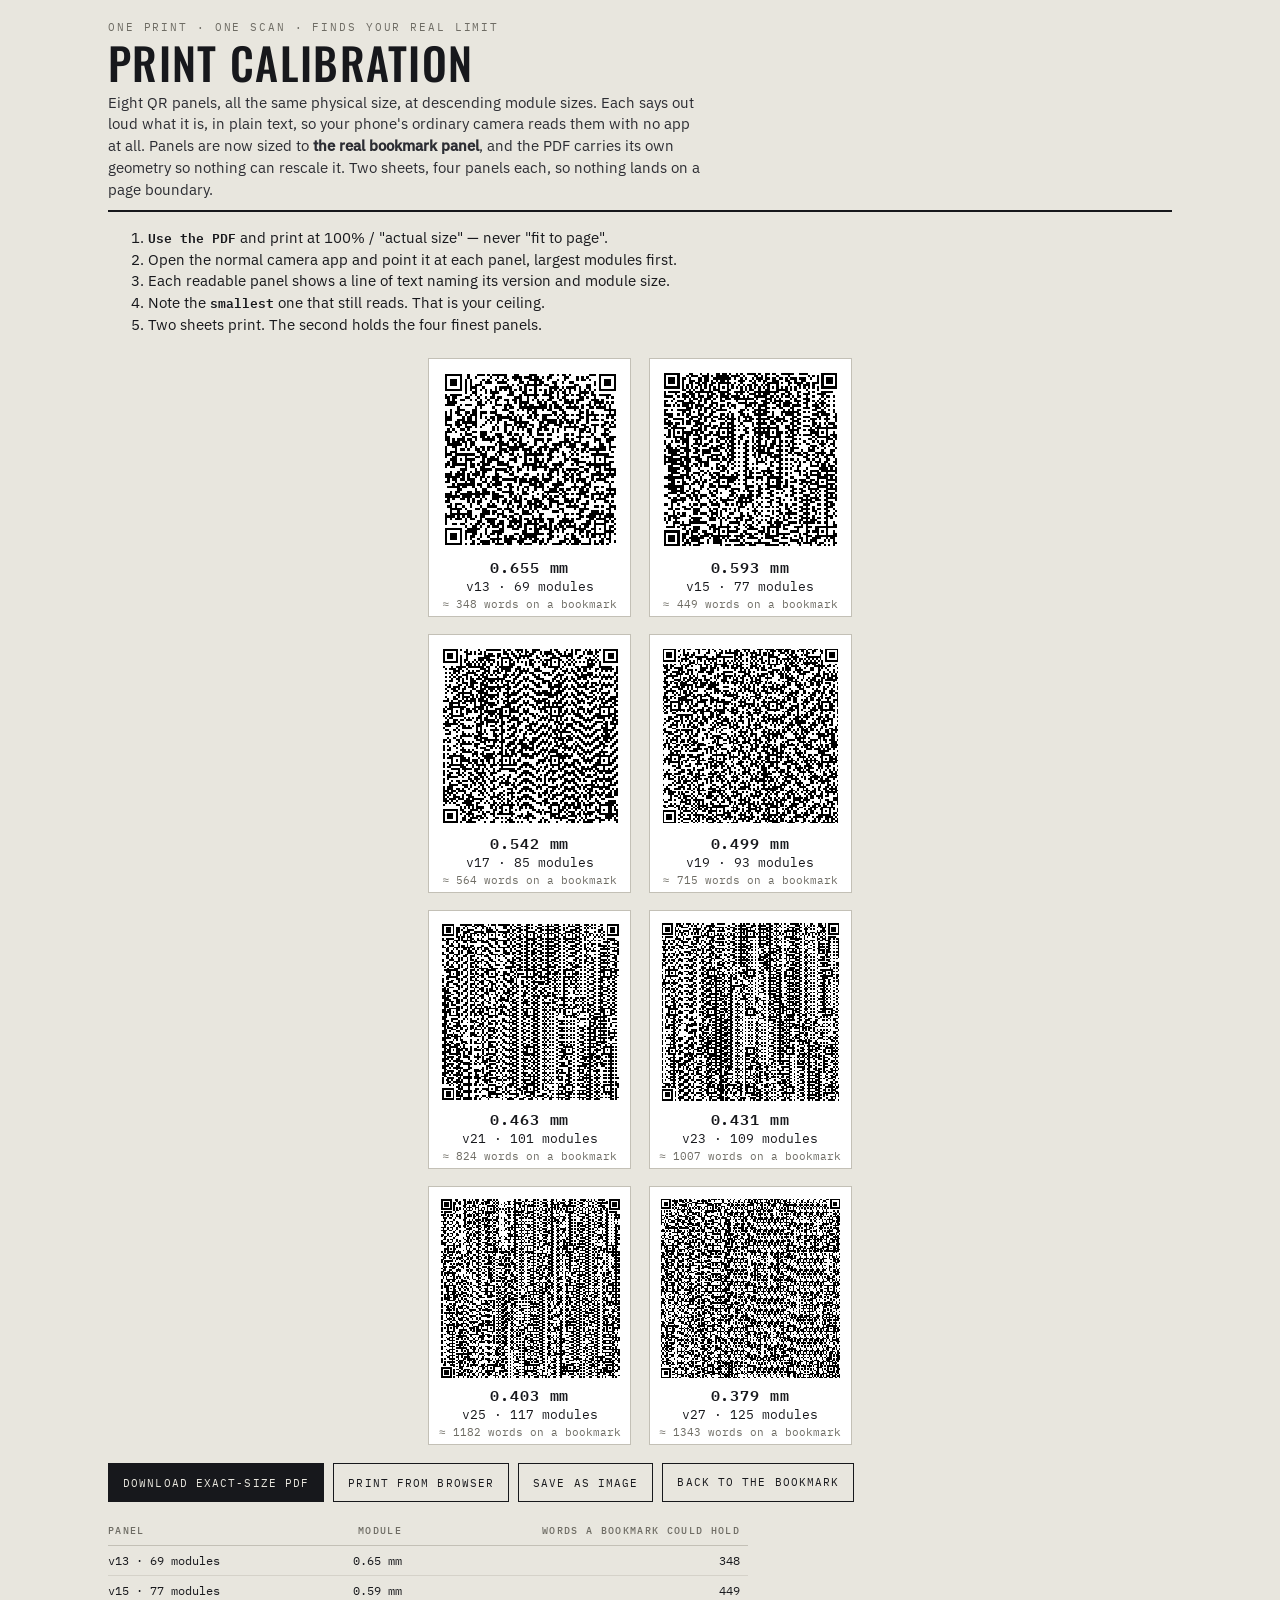
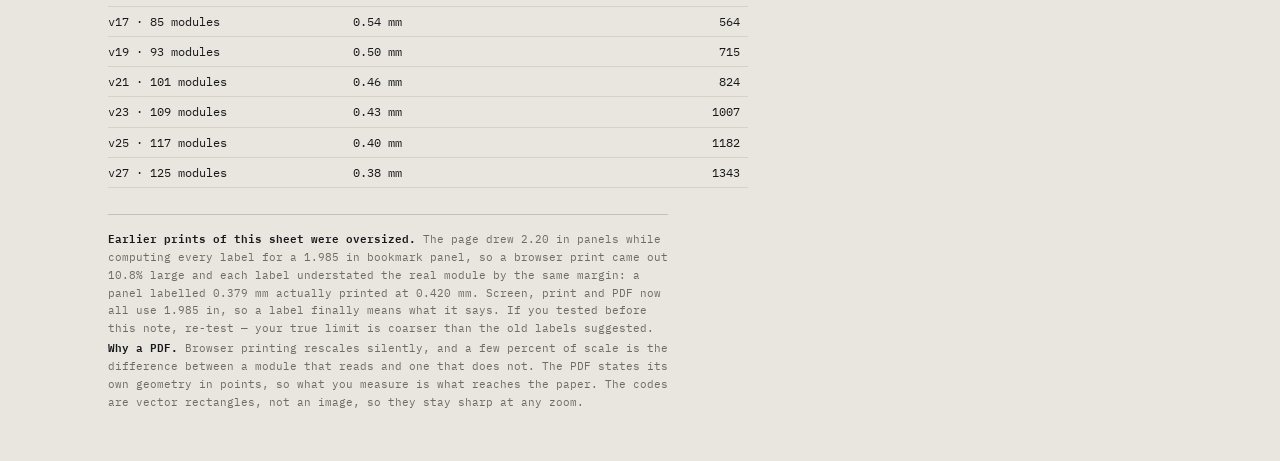
<file: qrbookmark/calibrate.html>
<!DOCTYPE html>
<html lang="en">
<head>
<meta charset="utf-8">
<meta name="viewport" content="width=device-width, initial-scale=1, viewport-fit=cover">
<title>Print Calibration — how small can your printer go?</title>
<link rel="stylesheet" href="./fonts.css">
<style>
:root{--stock:#E8E6DE;--ink:#17181C;--hair:#C3C0B6;--slug:#6E6C64;--ok:#046b34;--bad:#a3120f}
*{box-sizing:border-box}
body{margin:0;background:var(--stock);color:var(--ink);
 font-family:"IBM Plex Sans",system-ui,sans-serif;font-size:15px;line-height:1.5}
.sheet{max-width:1100px;margin:0 auto;padding:20px 18px 50px}
header{border-bottom:2px solid var(--ink);padding-bottom:10px}
.eyebrow{font-family:"IBM Plex Mono",monospace;font-size:10.5px;letter-spacing:.18em;
 text-transform:uppercase;color:var(--slug)}
h1{font-family:"Oswald",sans-serif;font-weight:500;letter-spacing:.03em;text-transform:uppercase;
 font-size:clamp(26px,6vw,44px);line-height:.95;margin:6px 0 2px}
.dek{max-width:66ch;margin:8px 0 0;font-size:14.5px;color:#2c2d33}
ol{max-width:66ch;font-size:14.5px}
ol b{font-family:"IBM Plex Mono",monospace;font-size:13px}
.grid{margin-top:22px}
.prow{display:flex;gap:.18in;justify-content:center;margin-bottom:.18in}
@media(max-width:620px){.prow{flex-direction:column;align-items:center}}
.cell{width:2.115in;background:#fff;border:1px solid var(--hair);padding:.06in .06in .04in;
 page-break-inside:avoid;break-inside:avoid}
.cell canvas{display:block;width:1.985in;height:1.985in;margin:0 auto;image-rendering:pixelated}
.cap{font-family:"IBM Plex Mono",monospace;font-size:9.5pt;line-height:1.35;
 text-align:center;padding-top:.03in;color:var(--ink)}
.cap b{display:block;font-size:11pt;letter-spacing:.06em}
.cap span{color:var(--slug);font-size:8.5pt}
.btnrow{display:flex;gap:9px;margin-top:18px;flex-wrap:wrap}
.btn{font-family:"IBM Plex Mono",monospace;font-size:11px;letter-spacing:.1em;
 text-transform:uppercase;padding:10px 14px;background:var(--ink);color:var(--stock);
 border:1px solid var(--ink);cursor:pointer}
.btn.ghost{background:transparent;color:var(--ink)}
table{width:100%;border-collapse:collapse;font-family:"IBM Plex Mono",monospace;
 font-size:11.5px;margin-top:22px;max-width:640px}
th{text-align:left;font-weight:500;letter-spacing:.14em;font-size:9.5px;text-transform:uppercase;
 color:var(--slug);padding:0 8px 7px 0;border-bottom:1px solid var(--hair)}
td{padding:6px 8px 6px 0;border-bottom:1px solid rgba(195,192,182,.5)}
td.num{text-align:right;font-variant-numeric:tabular-nums}
footer{margin-top:26px;padding-top:14px;border-top:1px solid var(--hair);
 font-family:"IBM Plex Mono",monospace;font-size:10.5px;color:var(--slug);line-height:1.7;max-width:80ch}
footer b{color:var(--ink)}
@media print{
  body{background:#fff}
  .sheet{padding:0;max-width:none}
  header,.dek,ol,.btnrow,table,footer,.noprint{display:none!important}
  /* Fixed 2x2 per page. A grid that merely avoids breaking inside a cell will
     still push a whole row onto the next sheet and cut a panel in half. */
  .grid{display:block;margin:.2in}
  .prow{display:flex;gap:.16in;justify-content:center;
        page-break-inside:avoid;break-inside:avoid}
  .pbreak{page-break-after:always;break-after:page}
  .cell{border:1px solid #bbb;margin-bottom:.14in}
  @page{size:letter portrait;margin:.3in}
}
</style>
</head>
<body>
<div class="sheet">
 <header>
  <div class="eyebrow">One print · one scan · finds your real limit</div>
  <h1>Print Calibration</h1>
  <p class="dek">Eight QR panels, all the same physical size, at descending module sizes.
   Each says out loud what it is, in plain text, so your phone's ordinary camera reads
   them with no app at all. Panels are now sized to <b>the real bookmark panel</b>, and
   the PDF carries its own geometry so nothing can rescale it. Two sheets, four panels
   each, so nothing lands on a page boundary.</p>
 </header>

 <ol class="noprint">
  <li><b>Use the PDF</b> and print at 100% / "actual size" — never "fit to page".</li>
  <li>Open the normal camera app and point it at each panel, largest modules first.</li>
  <li>Each readable panel shows a line of text naming its version and module size.</li>
  <li>Note the <b>smallest</b> one that still reads. That is your ceiling.</li>
  <li>Two sheets print. The second holds the four finest panels.</li>
 </ol>

 <div class="grid" id="grid"></div>

 <div class="btnrow noprint">
  <button class="btn" id="pdf">Download exact-size PDF</button>
  <button class="btn ghost" id="print">Print from browser</button>
  <button class="btn ghost" id="save">Save as image</button>
  <a class="btn ghost" href="./" style="text-decoration:none">Back to the bookmark</a>
 </div>

 <table class="noprint"><thead><tr><th>Panel</th><th style="text-align:right">Module</th>
  <th style="text-align:right">Words a bookmark could hold</th></tr></thead>
  <tbody id="spec"></tbody></table>

 <footer class="noprint">
  <b>Earlier prints of this sheet were oversized.</b> The page drew 2.20 in panels while
  computing every label for a 1.985 in bookmark panel, so a browser print came out 10.8%
  large and each label understated the real module by the same margin: a panel labelled
  0.379 mm actually printed at 0.420 mm. Screen, print and PDF now all use 1.985 in, so a
  label finally means what it says. If you tested before this note, re-test — your true
  limit is coarser than the old labels suggested.<br>
  <b>Why a PDF.</b> Browser printing rescales silently, and a few percent of scale is the
  difference between a module that reads and one that does not. The PDF states its own
  geometry in points, so what you measure is what reaches the paper. The codes are vector
  rectangles, not an image, so they stay sharp at any zoom.
 </footer>
</div>

<script src="./qrcode.js"></script>
<script>
"use strict";
const QRC=window.QRCodeLib;
/* Panel size taken from the same layout the bookmark export uses, so a module
   measured here is the module that reaches a real card. The sheet previously
   used a flat 2.20 in, which was 10.8% oversized and made every label optimistic. */
function bookmarkPanelIn(){
  const DPI=400, IN=v=>Math.round(v*DPI);
  const W=IN(2.60),H=IN(9.30),pad=IN(0.16),innerW=W-pad*2;
  let y=pad;
  y+=IN(0.13); y+=IN(0.01); y+=IN(0.06); y+=IN(0.045); y+=IN(0.04);
  y+=IN(0.058)*2; y+=IN(0.04);
  const footH=IN(0.20), gap=IN(0.04);
  const avail=H-pad-footH-y-gap*3;
  return (Math.min(innerW, Math.floor(avail/4)-IN(0.07)))/DPI;
}
const PANEL_IN=bookmarkPanelIn(), QUIET=4, BPW=2.394, META=140;
const QCAP_M=[14,26,42,62,84,106,122,152,180,213,251,287,331,362,412,450,504,560,624,666,
 711,779,857,911,997,1059,1125,1190,1264,1370,1452,1538,1628,1722,1809,1911,1989,2099,2213,2331];
const VERSIONS=[13,15,17,19,21,23,25,27];

function moduleMM(v){ return PANEL_IN*25.4/(17+4*v+QUIET*2); }
function wordsFor(v){ return Math.max(0,Math.round(((QCAP_M[v-1]-7)*3-META)/BPW)); }

function draw(cv,m,cellPx){
  const n=m.size, px=(n+QUIET*2)*cellPx;
  cv.width=px; cv.height=px;
  const g=cv.getContext('2d');
  g.fillStyle='#fff'; g.fillRect(0,0,px,px);
  g.fillStyle='#000';
  for(let r=0;r<n;r++)for(let c=0;c<n;c++)
    if(m.data[r*n+c]) g.fillRect((c+QUIET)*cellPx,(r+QUIET)*cellPx,cellPx,cellPx);
}

const grid=document.getElementById('grid'), spec=document.getElementById('spec');
const rows=[];
for(const v of VERSIONS){
  const mm=moduleMM(v), w=wordsFor(v);
  // Plain text, so the stock camera app can read it and show the label back.
  const text=`READS OK — v${v} — ${mm.toFixed(3)}mm modules — a bookmark at this density `+
             `holds about ${w} words. If you can read this, your printer handles ${mm.toFixed(3)}mm.`;
  let m=null, err=null;
  try{ m=QRC.create(text,{version:v,errorCorrectionLevel:'M'}).modules; }
  catch(e){ err=e.message; }

  const cell=document.createElement('div'); cell.className='cell';
  const cv=document.createElement('canvas'); cell.appendChild(cv);
  const cap=document.createElement('div'); cap.className='cap';
  cap.innerHTML=`<b>${mm.toFixed(3)} mm</b>v${v} · ${17+4*v} modules<br>`+
                `<span>≈ ${w} words on a bookmark</span>`;
  cell.appendChild(cap);
  // two cells per print row, two rows per page
  const idx=rows.length, rowIdx=Math.floor(idx/2);
  let prow=grid.querySelector(`.prow[data-r="${rowIdx}"]`);
  if(!prow){
    prow=document.createElement('div'); prow.className='prow'; prow.dataset.r=rowIdx;
    if(rowIdx>0 && rowIdx%2===0){ const prev=grid.querySelector(`.prow[data-r="${rowIdx-1}"]`); if(prev) prev.classList.add('pbreak'); }
    grid.appendChild(prow);
  }
  prow.appendChild(cell);
  // 10 device px per module keeps the printed edges crisp
  if(m) draw(cv,m,10); else cap.innerHTML='<b>error</b>'+err;
  rows.push({v,mm,w,m});
}
spec.innerHTML=rows.map(r=>
  `<tr><td>v${r.v} · ${17+4*r.v} modules</td><td class="num">${r.mm.toFixed(2)} mm</td>`+
  `<td class="num">${r.w}</td></tr>`).join('');


/* ---------------- exact-size PDF ----------------
   Browser printing silently rescales; a PDF carries its own geometry, so a
   module measured here is the module that reaches the paper. QR cells are
   emitted as vector rectangles (runs merged), which stay razor sharp at any
   zoom and keep the file small. */
function pdfEscape(t){return String(t).replace(/([\\()])/g,'\\$1');}
function buildPDF(panels,opts){
  const PT=72, PW=8.5*PT, PH=11*PT;
  const panelPt=opts.panelIn*PT, quiet=4;
  const cols=2, gapPt=0.22*PT, capPt=0.42*PT;
  const cellW=panelPt, cellH=panelPt+capPt;
  const perPage=4;
  const marginX=(PW-(cols*cellW+gapPt))/2;
  const pages=[];
  for(let i=0;i<panels.length;i+=perPage) pages.push(panels.slice(i,i+perPage));

  const objs=[]; const add=o=>{objs.push(o);return objs.length;};
  const kids=[];
  const contentIds=[];
  const fontId=null;
  // reserve: 1 catalog, 2 pages, then per page: page obj + content obj, then font
  const pageObjIds=[], contentObjIds=[];
  let nextId=3;
  for(let p=0;p<pages.length;p++){ pageObjIds.push(nextId++); contentObjIds.push(nextId++); }
  const FONT_ID=nextId++;

  const streams=pages.map((group,pi)=>{
    let s='0 0 0 rg\n';
    const topY=PH-0.55*PT;
    group.forEach((pan,k)=>{
      const cx=marginX+(k%cols)*(cellW+gapPt);
      const cyTop=topY-Math.floor(k/cols)*(cellH+gapPt);
      const yBottom=cyTop-panelPt;
      const n=pan.size, unit=panelPt/(n+quiet*2);
      // white quiet zone is implicit (paper); draw only dark modules,
      // merging horizontal runs into single rectangles
      for(let r=0;r<n;r++){
        let run=0;
        for(let c=0;c<=n;c++){
          const dark = c<n && pan.data[r*n+c];
          if(dark){run++;continue;}
          if(run){
            const x=cx+(c-run+quiet)*unit;
            const y=yBottom+panelPt-(r+quiet+1)*unit;
            // bleed to avoid hairline seams between abutting fills
            const bl=unit*0.01;
            s+=`${(x-bl).toFixed(3)} ${(y-bl).toFixed(3)} ${(unit*run+bl*2).toFixed(3)} ${(unit+bl*2).toFixed(3)} re\n`;
            run=0;
          }
        }
      }
      s+='f\n';
      s+='BT /F1 10 Tf 0 0 0 rg 1 0 0 1 '+(cx).toFixed(2)+' '+(yBottom-13).toFixed(2)+' Tm ('+
         pdfEscape(pan.line1)+') Tj ET\n';
      s+='BT /F1 7.5 Tf 0.35 0.35 0.33 rg 1 0 0 1 '+(cx).toFixed(2)+' '+(yBottom-24).toFixed(2)+' Tm ('+
         pdfEscape(pan.line2)+') Tj ET\n';
      s+='0 0 0 rg\n';
    });
    s+='BT /F1 7 Tf 0.4 0.4 0.4 rg 1 0 0 1 '+marginX.toFixed(2)+' 26 Tm ('+
       pdfEscape(`Print at 100% — no scaling. Panels are ${opts.panelIn.toFixed(3)} in, the true bookmark panel size. Sheet ${pi+1} of ${pages.length}.`)+
       ') Tj ET\n';
    return s;
  });

  let out='%PDF-1.4\n';
  const offsets=[0];
  const push=(id,body)=>{offsets[id]=out.length;out+=`${id} 0 obj\n${body}\nendobj\n`;};
  push(1,`<</Type/Catalog/Pages 2 0 R>>`);
  push(2,`<</Type/Pages/Kids[${pageObjIds.map(i=>i+' 0 R').join(' ')}]/Count ${pageObjIds.length}>>`);
  pageObjIds.forEach((pid,i)=>{
    push(pid,`<</Type/Page/Parent 2 0 R/MediaBox[0 0 ${PW} ${PH}]/Contents ${contentObjIds[i]} 0 R`+
             `/Resources<</Font<</F1 ${FONT_ID} 0 R>>>>>>`);
    push(contentObjIds[i],`<</Length ${streams[i].length}>>\nstream\n${streams[i]}endstream`);
  });
  push(FONT_ID,`<</Type/Font/Subtype/Type1/BaseFont/Helvetica/Encoding/WinAnsiEncoding>>`);
  const xrefPos=out.length;
  const count=FONT_ID+1;
  out+=`xref\n0 ${count}\n0000000000 65535 f \n`;
  for(let i=1;i<count;i++)
    out+=String(offsets[i]||0).padStart(10,'0')+' 00000 n \n';
  out+=`trailer\n<</Size ${count}/Root 1 0 R>>\nstartxref\n${xrefPos}\n%%EOF\n`;
  return out;
}

document.getElementById('pdf').addEventListener('click',()=>{
  const panels=rows.filter(r=>r.m).map(r=>({
    size:r.m.size, data:r.m.data,
    line1:`${r.mm.toFixed(3)} mm modules`,
    line2:`v${r.v} · ${17+4*r.v} modules · about ${r.w} words on a bookmark`
  }));
  const pdf=buildPDF(panels,{panelIn:PANEL_IN});
  const bytes=new Uint8Array(pdf.length);
  for(let i=0;i<pdf.length;i++) bytes[i]=pdf.charCodeAt(i)&255;
  const blob=new Blob([bytes],{type:'application/pdf'});
  const url=URL.createObjectURL(blob);
  const a=document.createElement('a');
  a.href=url; a.download='calibration-exact-size.pdf';
  document.body.appendChild(a); a.click(); a.remove();
  setTimeout(()=>URL.revokeObjectURL(url),6000);
});
document.getElementById('print').addEventListener('click',()=>window.print());
document.getElementById('save').addEventListener('click',async()=>{
  // stitch the six panels into one tall image for Save to Photos
  const DPI=400, cw=Math.round(2.35*DPI), pad=Math.round(0.12*DPI);
  const cols=2, rowsN=Math.ceil(VERSIONS.length/cols);
  const chH=Math.round(0.46*DPI), cellH=Math.round(2.20*DPI)+chH;
  const W=cols*cw+pad*(cols+1), H=rowsN*cellH+pad*(rowsN+1);
  const out=document.createElement('canvas'); out.width=W; out.height=H;
  const g=out.getContext('2d');
  g.fillStyle='#fff'; g.fillRect(0,0,W,H);
  const canvases=[...grid.querySelectorAll('canvas')];
  canvases.forEach((cv,i)=>{
    const cx=pad+(i%cols)*(cw+pad), cy=pad+Math.floor(i/cols)*(cellH+pad);
    const side=Math.round(2.20*DPI);
    g.imageSmoothingEnabled=false;
    g.drawImage(cv,cx+Math.round((cw-side)/2),cy,side,side);
    g.fillStyle='#17181C';
    g.font=`600 ${Math.round(0.11*DPI)}px "IBM Plex Mono", monospace`;
    g.textAlign='center';
    const r=rows[i];
    g.fillText(`${r.mm.toFixed(2)} mm`, cx+cw/2, cy+side+Math.round(0.15*DPI));
    g.fillStyle='#6E6C64';
    g.font=`400 ${Math.round(0.075*DPI)}px "IBM Plex Mono", monospace`;
    g.fillText(`v${r.v} · ${17+4*r.v} modules · ~${r.w} words`,
               cx+cw/2, cy+side+Math.round(0.29*DPI));
    g.textAlign='left';
  });
  out.toBlob(async blob=>{
    if(!blob) return;
    const file=new File([blob],'calibration.png',{type:'image/png'});
    if(navigator.canShare&&navigator.canShare({files:[file]})&&navigator.share){
      try{ await navigator.share({files:[file],title:'Print calibration'}); return; }
      catch(e){ if(e.name==='AbortError') return; }
    }
    const url=URL.createObjectURL(blob);
    const a=document.createElement('a'); a.href=url; a.download='calibration.png';
    document.body.appendChild(a); a.click(); a.remove();
    setTimeout(()=>URL.revokeObjectURL(url),5000);
  },'image/png');
});
</script>
</body>
</html>
</file>
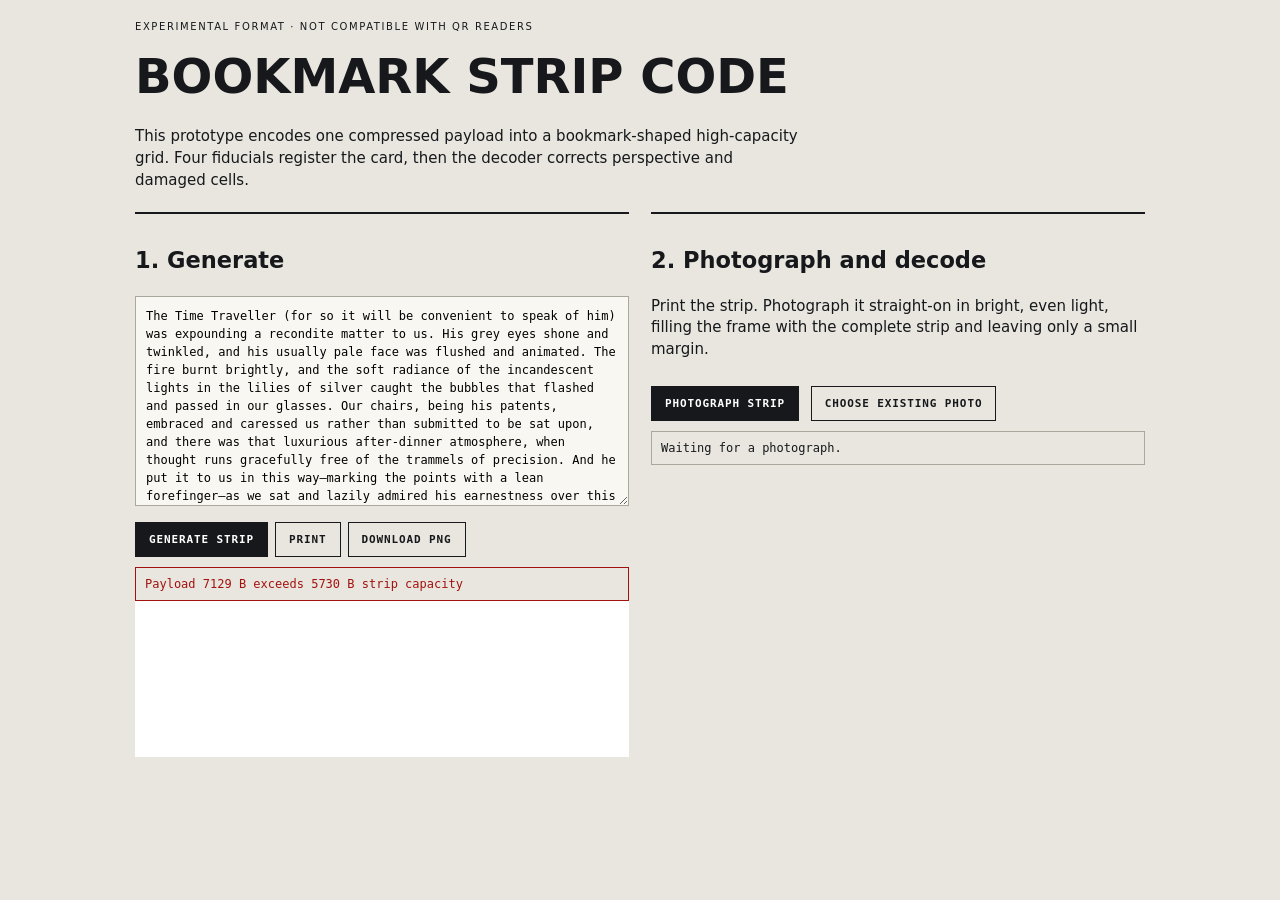
<file: qrbookmark/strip-prototype.html>
<!doctype html>
<html lang="en"><head><meta charset="utf-8">
<meta name="viewport" content="width=device-width,initial-scale=1,viewport-fit=cover">
<title>Bookmark Strip Code — experimental</title>
<style>
:root{--paper:#e8e6de;--ink:#17181c;--hair:#aaa79d;--ok:#08733e;--bad:#a3120f}
*{box-sizing:border-box}body{margin:0;background:var(--paper);color:var(--ink);font:15px/1.45 system-ui,sans-serif}
main{max-width:1050px;margin:auto;padding:20px}.eyebrow{text-transform:uppercase;letter-spacing:.16em;font-size:10px}
h1{margin:.15em 0;font-size:clamp(28px,6vw,48px);text-transform:uppercase}p{max-width:70ch}
.grid{display:grid;grid-template-columns:minmax(280px,1fr) minmax(280px,1fr);gap:22px;margin-top:20px}
@media(max-width:760px){.grid{grid-template-columns:1fr}}section{border-top:2px solid;padding-top:12px}
textarea{width:100%;min-height:210px;padding:10px;background:#f8f7f2;border:1px solid var(--hair);font:12px/1.5 monospace}
button,.file{display:inline-block;margin:10px 7px 10px 0;padding:10px 13px;border:1px solid var(--ink);background:var(--ink);color:white;
 font:600 11px monospace;text-transform:uppercase;letter-spacing:.08em;cursor:pointer}.file input{display:none}
.ghost{background:transparent;color:var(--ink)}.status{padding:9px;border:1px solid var(--hair);font:12px monospace}.ok{color:var(--ok);border-color:var(--ok)}.bad{color:var(--bad);border-color:var(--bad)}
.codewrap{text-align:center;background:#fff;padding:12px;overflow:auto}#code{width:2.6in;height:auto;image-rendering:pixelated}
#preview{display:none;width:100%;max-height:70vh;object-fit:contain;background:#222;margin:8px 0}.result{white-space:pre-wrap;background:#f8f7f2;padding:10px;max-height:300px;overflow:auto}
small{display:block;color:#5f5d56;margin:6px 0}@media print{body{background:#fff}body>*{display:none}main,.grid,.grid section:first-child,.codewrap{display:block!important}section>*:not(.codewrap){display:none!important}.codewrap{padding:0}#code{width:2.6in}}
</style></head><body><main>
<div class="eyebrow">Experimental format · not compatible with QR readers</div>
<h1>Bookmark Strip Code</h1>
<p>This prototype encodes one compressed payload into a bookmark-shaped high-capacity grid. Four fiducials register the card, then the decoder corrects perspective and damaged cells.</p>
<div class="grid">
 <section><h2>1. Generate</h2>
  <textarea id="text" placeholder="Loading the current Time Machine sample…"></textarea>
  <button id="generate">Generate strip</button><button class="ghost" id="print">Print</button><button class="ghost" id="download">Download PNG</button>
  <div id="genstatus" class="status">Loading sample…</div>
  <div class="codewrap"><canvas id="code"></canvas></div>
 </section>
 <section><h2>2. Photograph and decode</h2>
  <p>Print the strip. Photograph it straight-on in bright, even light, filling the frame with the complete strip and leaving only a small margin.</p>
  <label class="file">Photograph strip<input id="photo" type="file" accept="image/*" capture="environment"></label>
  <label class="file ghost">Choose existing photo<input id="existing" type="file" accept="image/*"></label>
  <div id="scanstatus" class="status">Waiting for a photograph.</div>
  <img id="preview" alt="Centered strip crop">
  <div id="result" class="result" hidden></div>
 </section>
</div></main>
<script src="./strip-code.js?v=2"></script><script>
'use strict';
const $=id=>document.getElementById(id),Strip=BookmarkStripCode;
let encoded=null;
async function deflate(str){const cs=new CompressionStream('deflate-raw'),w=cs.writable.getWriter();w.write(new TextEncoder().encode(str));w.close();return new Uint8Array(await new Response(cs.readable).arrayBuffer());}
async function inflate(buf){const ds=new DecompressionStream('deflate-raw'),w=ds.writable.getWriter();w.write(buf);w.close();return new TextDecoder().decode(await new Response(ds.readable).arrayBuffer());}
async function generate(){
 const payload=await deflate(JSON.stringify({v:1,t:'Experimental Bookmark',x:$('text').value}));
 try{encoded=Strip.encode(payload);Strip.renderToCanvas($('code'),encoded,12);$('genstatus').className='status ok';$('genstatus').textContent=`READY · ${payload.length} / ${Strip.MAX_PAYLOAD} compressed bytes · ${Strip.COLS} × ${Strip.ROWS} cells`;}
 catch(e){$('genstatus').className='status bad';$('genstatus').textContent=e.message;}
}
async function loadSample(){
 try{const html=await fetch('./index.html',{cache:'no-store'}).then(r=>r.text()),m=html.match(/\$\('txt'\)\.value=`([\s\S]*?)`;/);$('text').value=m?m[1]:'Paste an excerpt here.';}
 catch(e){$('text').value='Paste an excerpt here.';}await generate();
}
async function scanFile(file){
 const status=$('scanstatus');status.className='status';status.textContent='Loading high-resolution still…';$('result').hidden=true;
 let image=null,url='';
 try{
  image='createImageBitmap'in window?await createImageBitmap(file,{imageOrientation:'from-image'}):await new Promise((resolve,reject)=>{const im=new Image();url=URL.createObjectURL(file);im.onload=()=>resolve(im);im.onerror=reject;im.src=url;});
  const iw=image.width||image.naturalWidth,ih=image.height||image.naturalHeight,
        ratio=(Strip.COLS+4)/(Strip.ROWS+4);
  const cropH=Math.min(ih*.96,iw*.96/ratio),cropW=cropH*ratio,cropX=(iw-cropW)/2,cropY=(ih-cropH)/2;
  const scale=Math.min(1,3600/cropH),cv=document.createElement('canvas');cv.width=Math.round(cropW*scale);cv.height=Math.round(cropH*scale);
  const g=cv.getContext('2d',{willReadFrequently:true});g.drawImage(image,cropX,cropY,cropW,cropH,0,0,cv.width,cv.height);
  $('preview').src=cv.toDataURL('image/jpeg',.94);$('preview').style.display='block';
  status.textContent='Locating fiducials and correcting perspective…';await new Promise(r=>setTimeout(r,30));
  const decoded=Strip.decodeImageData(g.getImageData(0,0,cv.width,cv.height));
  const obj=JSON.parse(await inflate(decoded.payload));status.className='status ok';status.textContent=`RECOVERED · corrected ${decoded.correctedBytes} damaged bytes · fiducials ${decoded.fiducials.map(f=>(100-f.score*100).toFixed(0)+'%').join(' / ')}`;
  $('result').hidden=false;$('result').textContent=obj.x||JSON.stringify(obj,null,2);
 }catch(e){status.className='status bad';status.textContent='DECODE FAILED · '+(e.message||e);}
 finally{if(image&&image.close)image.close();if(url)URL.revokeObjectURL(url);}
}
$('generate').onclick=generate;$('print').onclick=()=>print();$('download').onclick=()=>{const a=document.createElement('a');a.href=$('code').toDataURL('image/png');a.download='bookmark-strip-experimental.png';a.click();};
for(const id of ['photo','existing'])$(id).onchange=e=>{const f=e.target.files&&e.target.files[0];if(f)scanFile(f);e.target.value='';};
loadSample();
</script></body></html>
</file>
<file: qrbookmark/fonts.css>
/* latin-ext */
@font-face {
  font-family: 'IBM Plex Mono';
  font-style: normal;
  font-weight: 400;
  font-display: swap;
  src: url(./fonts/IBMPlexMono-400-latin-ext.woff2) format('woff2');
  unicode-range: U+0100-02BA, U+02BD-02C5, U+02C7-02CC, U+02CE-02D7, U+02DD-02FF, U+0304, U+0308, U+0329, U+1D00-1DBF, U+1E00-1E9F, U+1EF2-1EFF, U+2020, U+20A0-20AB, U+20AD-20C0, U+2113, U+2C60-2C7F, U+A720-A7FF;
}
/* latin */
@font-face {
  font-family: 'IBM Plex Mono';
  font-style: normal;
  font-weight: 400;
  font-display: swap;
  src: url(./fonts/IBMPlexMono-400-latin.woff2) format('woff2');
  unicode-range: U+0000-00FF, U+0131, U+0152-0153, U+02BB-02BC, U+02C6, U+02DA, U+02DC, U+0304, U+0308, U+0329, U+2000-206F, U+20AC, U+2122, U+2191, U+2193, U+2212, U+2215, U+FEFF, U+FFFD;
}
/* latin-ext */
@font-face {
  font-family: 'IBM Plex Mono';
  font-style: normal;
  font-weight: 500;
  font-display: swap;
  src: url(./fonts/IBMPlexMono-500-latin-ext.woff2) format('woff2');
  unicode-range: U+0100-02BA, U+02BD-02C5, U+02C7-02CC, U+02CE-02D7, U+02DD-02FF, U+0304, U+0308, U+0329, U+1D00-1DBF, U+1E00-1E9F, U+1EF2-1EFF, U+2020, U+20A0-20AB, U+20AD-20C0, U+2113, U+2C60-2C7F, U+A720-A7FF;
}
/* latin */
@font-face {
  font-family: 'IBM Plex Mono';
  font-style: normal;
  font-weight: 500;
  font-display: swap;
  src: url(./fonts/IBMPlexMono-500-latin.woff2) format('woff2');
  unicode-range: U+0000-00FF, U+0131, U+0152-0153, U+02BB-02BC, U+02C6, U+02DA, U+02DC, U+0304, U+0308, U+0329, U+2000-206F, U+20AC, U+2122, U+2191, U+2193, U+2212, U+2215, U+FEFF, U+FFFD;
}
/* latin-ext */
@font-face {
  font-family: 'IBM Plex Mono';
  font-style: normal;
  font-weight: 600;
  font-display: swap;
  src: url(./fonts/IBMPlexMono-600-latin-ext.woff2) format('woff2');
  unicode-range: U+0100-02BA, U+02BD-02C5, U+02C7-02CC, U+02CE-02D7, U+02DD-02FF, U+0304, U+0308, U+0329, U+1D00-1DBF, U+1E00-1E9F, U+1EF2-1EFF, U+2020, U+20A0-20AB, U+20AD-20C0, U+2113, U+2C60-2C7F, U+A720-A7FF;
}
/* latin */
@font-face {
  font-family: 'IBM Plex Mono';
  font-style: normal;
  font-weight: 600;
  font-display: swap;
  src: url(./fonts/IBMPlexMono-600-latin.woff2) format('woff2');
  unicode-range: U+0000-00FF, U+0131, U+0152-0153, U+02BB-02BC, U+02C6, U+02DA, U+02DC, U+0304, U+0308, U+0329, U+2000-206F, U+20AC, U+2122, U+2191, U+2193, U+2212, U+2215, U+FEFF, U+FFFD;
}
/* latin-ext */
@font-face {
  font-family: 'IBM Plex Sans';
  font-style: normal;
  font-weight: 400;
  font-stretch: 100%;
  font-display: swap;
  src: url(./fonts/IBMPlexSans-400-latin-ext.woff2) format('woff2');
  unicode-range: U+0100-02BA, U+02BD-02C5, U+02C7-02CC, U+02CE-02D7, U+02DD-02FF, U+0304, U+0308, U+0329, U+1D00-1DBF, U+1E00-1E9F, U+1EF2-1EFF, U+2020, U+20A0-20AB, U+20AD-20C0, U+2113, U+2C60-2C7F, U+A720-A7FF;
}
/* latin */
@font-face {
  font-family: 'IBM Plex Sans';
  font-style: normal;
  font-weight: 400;
  font-stretch: 100%;
  font-display: swap;
  src: url(./fonts/IBMPlexSans-400-latin.woff2) format('woff2');
  unicode-range: U+0000-00FF, U+0131, U+0152-0153, U+02BB-02BC, U+02C6, U+02DA, U+02DC, U+0304, U+0308, U+0329, U+2000-206F, U+20AC, U+2122, U+2191, U+2193, U+2212, U+2215, U+FEFF, U+FFFD;
}
/* latin-ext */
@font-face {
  font-family: 'IBM Plex Sans';
  font-style: normal;
  font-weight: 500;
  font-stretch: 100%;
  font-display: swap;
  src: url(./fonts/IBMPlexSans-400-latin-ext.woff2) format('woff2');
  unicode-range: U+0100-02BA, U+02BD-02C5, U+02C7-02CC, U+02CE-02D7, U+02DD-02FF, U+0304, U+0308, U+0329, U+1D00-1DBF, U+1E00-1E9F, U+1EF2-1EFF, U+2020, U+20A0-20AB, U+20AD-20C0, U+2113, U+2C60-2C7F, U+A720-A7FF;
}
/* latin */
@font-face {
  font-family: 'IBM Plex Sans';
  font-style: normal;
  font-weight: 500;
  font-stretch: 100%;
  font-display: swap;
  src: url(./fonts/IBMPlexSans-400-latin.woff2) format('woff2');
  unicode-range: U+0000-00FF, U+0131, U+0152-0153, U+02BB-02BC, U+02C6, U+02DA, U+02DC, U+0304, U+0308, U+0329, U+2000-206F, U+20AC, U+2122, U+2191, U+2193, U+2212, U+2215, U+FEFF, U+FFFD;
}
/* latin-ext */
@font-face {
  font-family: 'Oswald';
  font-style: normal;
  font-weight: 300;
  font-display: swap;
  src: url(./fonts/Oswald-300-latin-ext.woff2) format('woff2');
  unicode-range: U+0100-02BA, U+02BD-02C5, U+02C7-02CC, U+02CE-02D7, U+02DD-02FF, U+0304, U+0308, U+0329, U+1D00-1DBF, U+1E00-1E9F, U+1EF2-1EFF, U+2020, U+20A0-20AB, U+20AD-20C0, U+2113, U+2C60-2C7F, U+A720-A7FF;
}
/* latin */
@font-face {
  font-family: 'Oswald';
  font-style: normal;
  font-weight: 300;
  font-display: swap;
  src: url(./fonts/Oswald-300-latin.woff2) format('woff2');
  unicode-range: U+0000-00FF, U+0131, U+0152-0153, U+02BB-02BC, U+02C6, U+02DA, U+02DC, U+0304, U+0308, U+0329, U+2000-206F, U+20AC, U+2122, U+2191, U+2193, U+2212, U+2215, U+FEFF, U+FFFD;
}
/* latin-ext */
@font-face {
  font-family: 'Oswald';
  font-style: normal;
  font-weight: 500;
  font-display: swap;
  src: url(./fonts/Oswald-300-latin-ext.woff2) format('woff2');
  unicode-range: U+0100-02BA, U+02BD-02C5, U+02C7-02CC, U+02CE-02D7, U+02DD-02FF, U+0304, U+0308, U+0329, U+1D00-1DBF, U+1E00-1E9F, U+1EF2-1EFF, U+2020, U+20A0-20AB, U+20AD-20C0, U+2113, U+2C60-2C7F, U+A720-A7FF;
}
/* latin */
@font-face {
  font-family: 'Oswald';
  font-style: normal;
  font-weight: 500;
  font-display: swap;
  src: url(./fonts/Oswald-300-latin.woff2) format('woff2');
  unicode-range: U+0000-00FF, U+0131, U+0152-0153, U+02BB-02BC, U+02C6, U+02DA, U+02DC, U+0304, U+0308, U+0329, U+2000-206F, U+20AC, U+2122, U+2191, U+2193, U+2212, U+2215, U+FEFF, U+FFFD;
}
</file>
<file: qrreader/fonts.css>
/* latin-ext */
@font-face {
  font-family: 'IBM Plex Mono';
  font-style: normal;
  font-weight: 400;
  font-display: swap;
  src: url(./fonts/IBMPlexMono-400-latin-ext.woff2) format('woff2');
  unicode-range: U+0100-02BA, U+02BD-02C5, U+02C7-02CC, U+02CE-02D7, U+02DD-02FF, U+0304, U+0308, U+0329, U+1D00-1DBF, U+1E00-1E9F, U+1EF2-1EFF, U+2020, U+20A0-20AB, U+20AD-20C0, U+2113, U+2C60-2C7F, U+A720-A7FF;
}
/* latin */
@font-face {
  font-family: 'IBM Plex Mono';
  font-style: normal;
  font-weight: 400;
  font-display: swap;
  src: url(./fonts/IBMPlexMono-400-latin.woff2) format('woff2');
  unicode-range: U+0000-00FF, U+0131, U+0152-0153, U+02BB-02BC, U+02C6, U+02DA, U+02DC, U+0304, U+0308, U+0329, U+2000-206F, U+20AC, U+2122, U+2191, U+2193, U+2212, U+2215, U+FEFF, U+FFFD;
}
/* latin-ext */
@font-face {
  font-family: 'IBM Plex Mono';
  font-style: normal;
  font-weight: 500;
  font-display: swap;
  src: url(./fonts/IBMPlexMono-500-latin-ext.woff2) format('woff2');
  unicode-range: U+0100-02BA, U+02BD-02C5, U+02C7-02CC, U+02CE-02D7, U+02DD-02FF, U+0304, U+0308, U+0329, U+1D00-1DBF, U+1E00-1E9F, U+1EF2-1EFF, U+2020, U+20A0-20AB, U+20AD-20C0, U+2113, U+2C60-2C7F, U+A720-A7FF;
}
/* latin */
@font-face {
  font-family: 'IBM Plex Mono';
  font-style: normal;
  font-weight: 500;
  font-display: swap;
  src: url(./fonts/IBMPlexMono-500-latin.woff2) format('woff2');
  unicode-range: U+0000-00FF, U+0131, U+0152-0153, U+02BB-02BC, U+02C6, U+02DA, U+02DC, U+0304, U+0308, U+0329, U+2000-206F, U+20AC, U+2122, U+2191, U+2193, U+2212, U+2215, U+FEFF, U+FFFD;
}
/* latin-ext */
@font-face {
  font-family: 'IBM Plex Mono';
  font-style: normal;
  font-weight: 600;
  font-display: swap;
  src: url(./fonts/IBMPlexMono-600-latin-ext.woff2) format('woff2');
  unicode-range: U+0100-02BA, U+02BD-02C5, U+02C7-02CC, U+02CE-02D7, U+02DD-02FF, U+0304, U+0308, U+0329, U+1D00-1DBF, U+1E00-1E9F, U+1EF2-1EFF, U+2020, U+20A0-20AB, U+20AD-20C0, U+2113, U+2C60-2C7F, U+A720-A7FF;
}
/* latin */
@font-face {
  font-family: 'IBM Plex Mono';
  font-style: normal;
  font-weight: 600;
  font-display: swap;
  src: url(./fonts/IBMPlexMono-600-latin.woff2) format('woff2');
  unicode-range: U+0000-00FF, U+0131, U+0152-0153, U+02BB-02BC, U+02C6, U+02DA, U+02DC, U+0304, U+0308, U+0329, U+2000-206F, U+20AC, U+2122, U+2191, U+2193, U+2212, U+2215, U+FEFF, U+FFFD;
}
/* latin-ext */
@font-face {
  font-family: 'IBM Plex Sans';
  font-style: normal;
  font-weight: 400;
  font-stretch: 100%;
  font-display: swap;
  src: url(./fonts/IBMPlexSans-400-latin-ext.woff2) format('woff2');
  unicode-range: U+0100-02BA, U+02BD-02C5, U+02C7-02CC, U+02CE-02D7, U+02DD-02FF, U+0304, U+0308, U+0329, U+1D00-1DBF, U+1E00-1E9F, U+1EF2-1EFF, U+2020, U+20A0-20AB, U+20AD-20C0, U+2113, U+2C60-2C7F, U+A720-A7FF;
}
/* latin */
@font-face {
  font-family: 'IBM Plex Sans';
  font-style: normal;
  font-weight: 400;
  font-stretch: 100%;
  font-display: swap;
  src: url(./fonts/IBMPlexSans-400-latin.woff2) format('woff2');
  unicode-range: U+0000-00FF, U+0131, U+0152-0153, U+02BB-02BC, U+02C6, U+02DA, U+02DC, U+0304, U+0308, U+0329, U+2000-206F, U+20AC, U+2122, U+2191, U+2193, U+2212, U+2215, U+FEFF, U+FFFD;
}
/* latin-ext */
@font-face {
  font-family: 'IBM Plex Sans';
  font-style: normal;
  font-weight: 500;
  font-stretch: 100%;
  font-display: swap;
  src: url(./fonts/IBMPlexSans-400-latin-ext.woff2) format('woff2');
  unicode-range: U+0100-02BA, U+02BD-02C5, U+02C7-02CC, U+02CE-02D7, U+02DD-02FF, U+0304, U+0308, U+0329, U+1D00-1DBF, U+1E00-1E9F, U+1EF2-1EFF, U+2020, U+20A0-20AB, U+20AD-20C0, U+2113, U+2C60-2C7F, U+A720-A7FF;
}
/* latin */
@font-face {
  font-family: 'IBM Plex Sans';
  font-style: normal;
  font-weight: 500;
  font-stretch: 100%;
  font-display: swap;
  src: url(./fonts/IBMPlexSans-400-latin.woff2) format('woff2');
  unicode-range: U+0000-00FF, U+0131, U+0152-0153, U+02BB-02BC, U+02C6, U+02DA, U+02DC, U+0304, U+0308, U+0329, U+2000-206F, U+20AC, U+2122, U+2191, U+2193, U+2212, U+2215, U+FEFF, U+FFFD;
}
/* latin-ext */
@font-face {
  font-family: 'Oswald';
  font-style: normal;
  font-weight: 300;
  font-display: swap;
  src: url(./fonts/Oswald-300-latin-ext.woff2) format('woff2');
  unicode-range: U+0100-02BA, U+02BD-02C5, U+02C7-02CC, U+02CE-02D7, U+02DD-02FF, U+0304, U+0308, U+0329, U+1D00-1DBF, U+1E00-1E9F, U+1EF2-1EFF, U+2020, U+20A0-20AB, U+20AD-20C0, U+2113, U+2C60-2C7F, U+A720-A7FF;
}
/* latin */
@font-face {
  font-family: 'Oswald';
  font-style: normal;
  font-weight: 300;
  font-display: swap;
  src: url(./fonts/Oswald-300-latin.woff2) format('woff2');
  unicode-range: U+0000-00FF, U+0131, U+0152-0153, U+02BB-02BC, U+02C6, U+02DA, U+02DC, U+0304, U+0308, U+0329, U+2000-206F, U+20AC, U+2122, U+2191, U+2193, U+2212, U+2215, U+FEFF, U+FFFD;
}
/* latin-ext */
@font-face {
  font-family: 'Oswald';
  font-style: normal;
  font-weight: 500;
  font-display: swap;
  src: url(./fonts/Oswald-300-latin-ext.woff2) format('woff2');
  unicode-range: U+0100-02BA, U+02BD-02C5, U+02C7-02CC, U+02CE-02D7, U+02DD-02FF, U+0304, U+0308, U+0329, U+1D00-1DBF, U+1E00-1E9F, U+1EF2-1EFF, U+2020, U+20A0-20AB, U+20AD-20C0, U+2113, U+2C60-2C7F, U+A720-A7FF;
}
/* latin */
@font-face {
  font-family: 'Oswald';
  font-style: normal;
  font-weight: 500;
  font-display: swap;
  src: url(./fonts/Oswald-300-latin.woff2) format('woff2');
  unicode-range: U+0000-00FF, U+0131, U+0152-0153, U+02BB-02BC, U+02C6, U+02DA, U+02DC, U+0304, U+0308, U+0329, U+2000-206F, U+20AC, U+2122, U+2191, U+2193, U+2212, U+2215, U+FEFF, U+FFFD;
}
</file>
